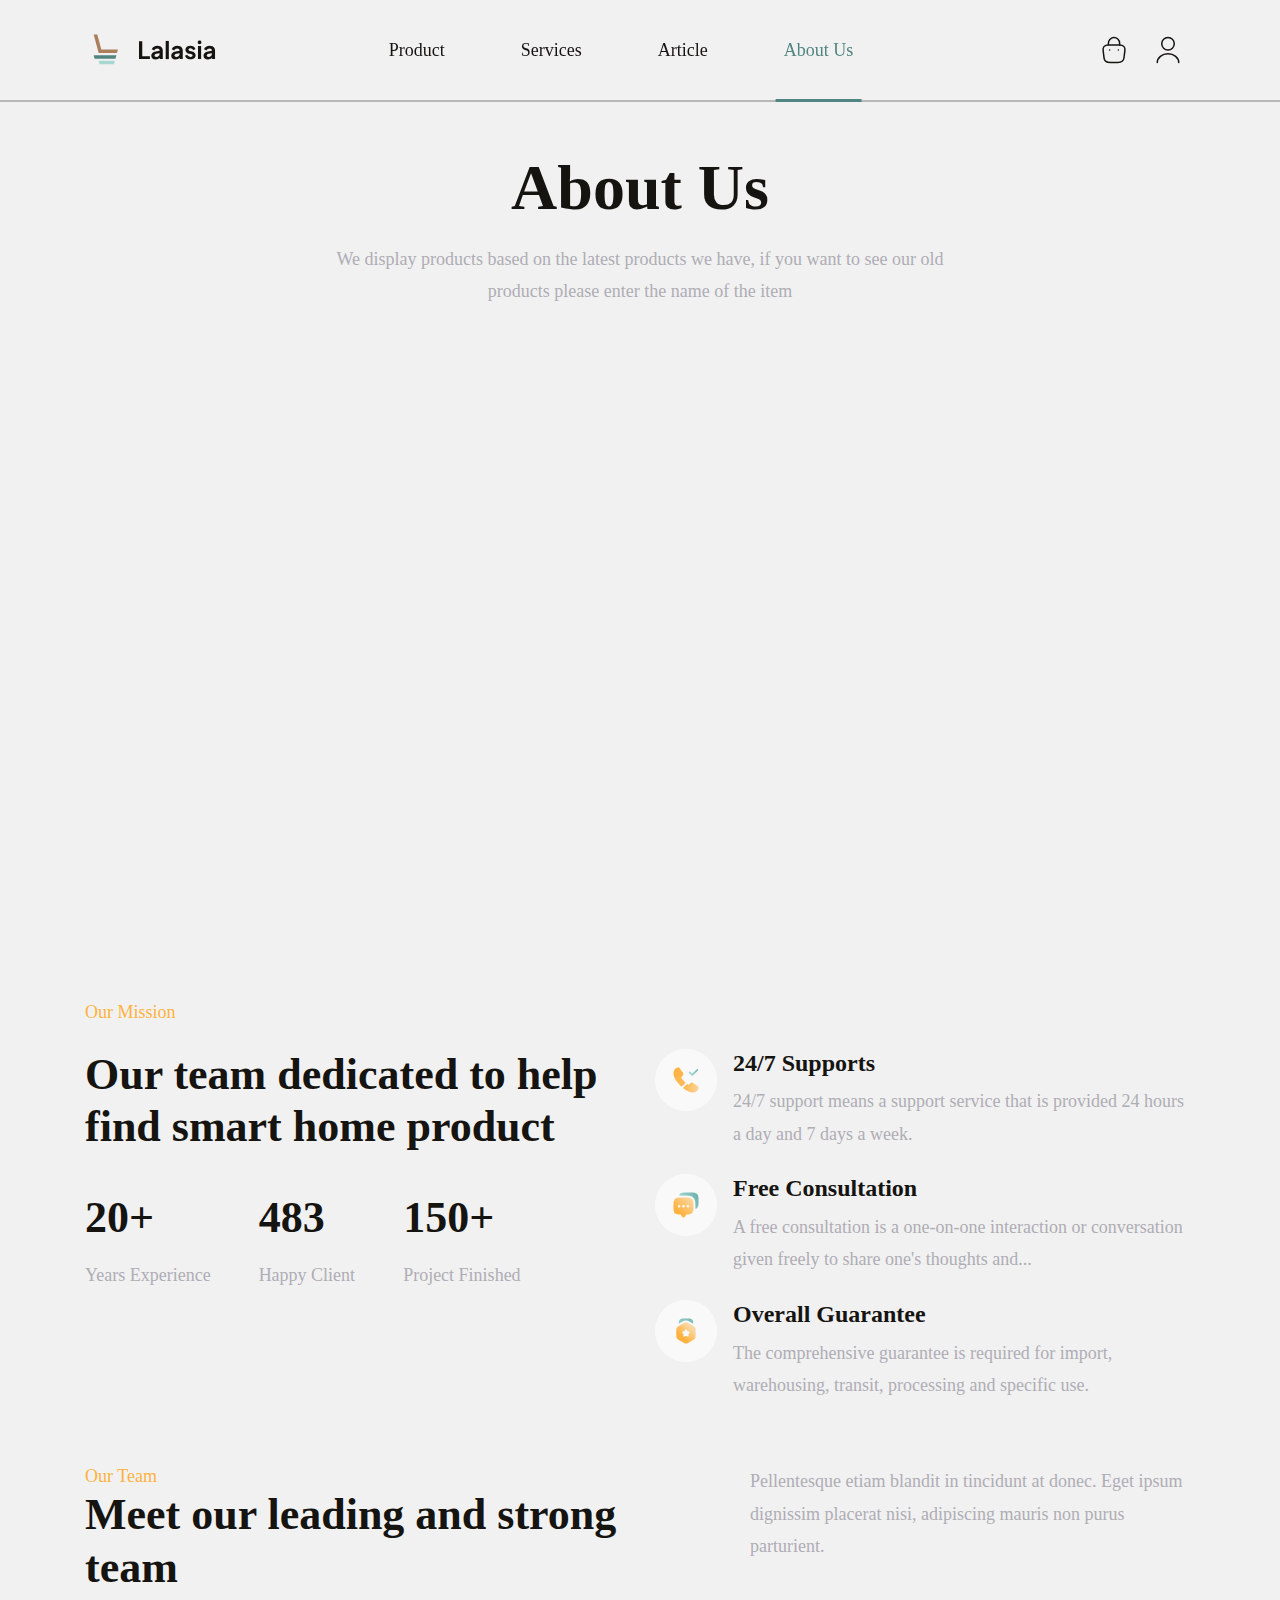
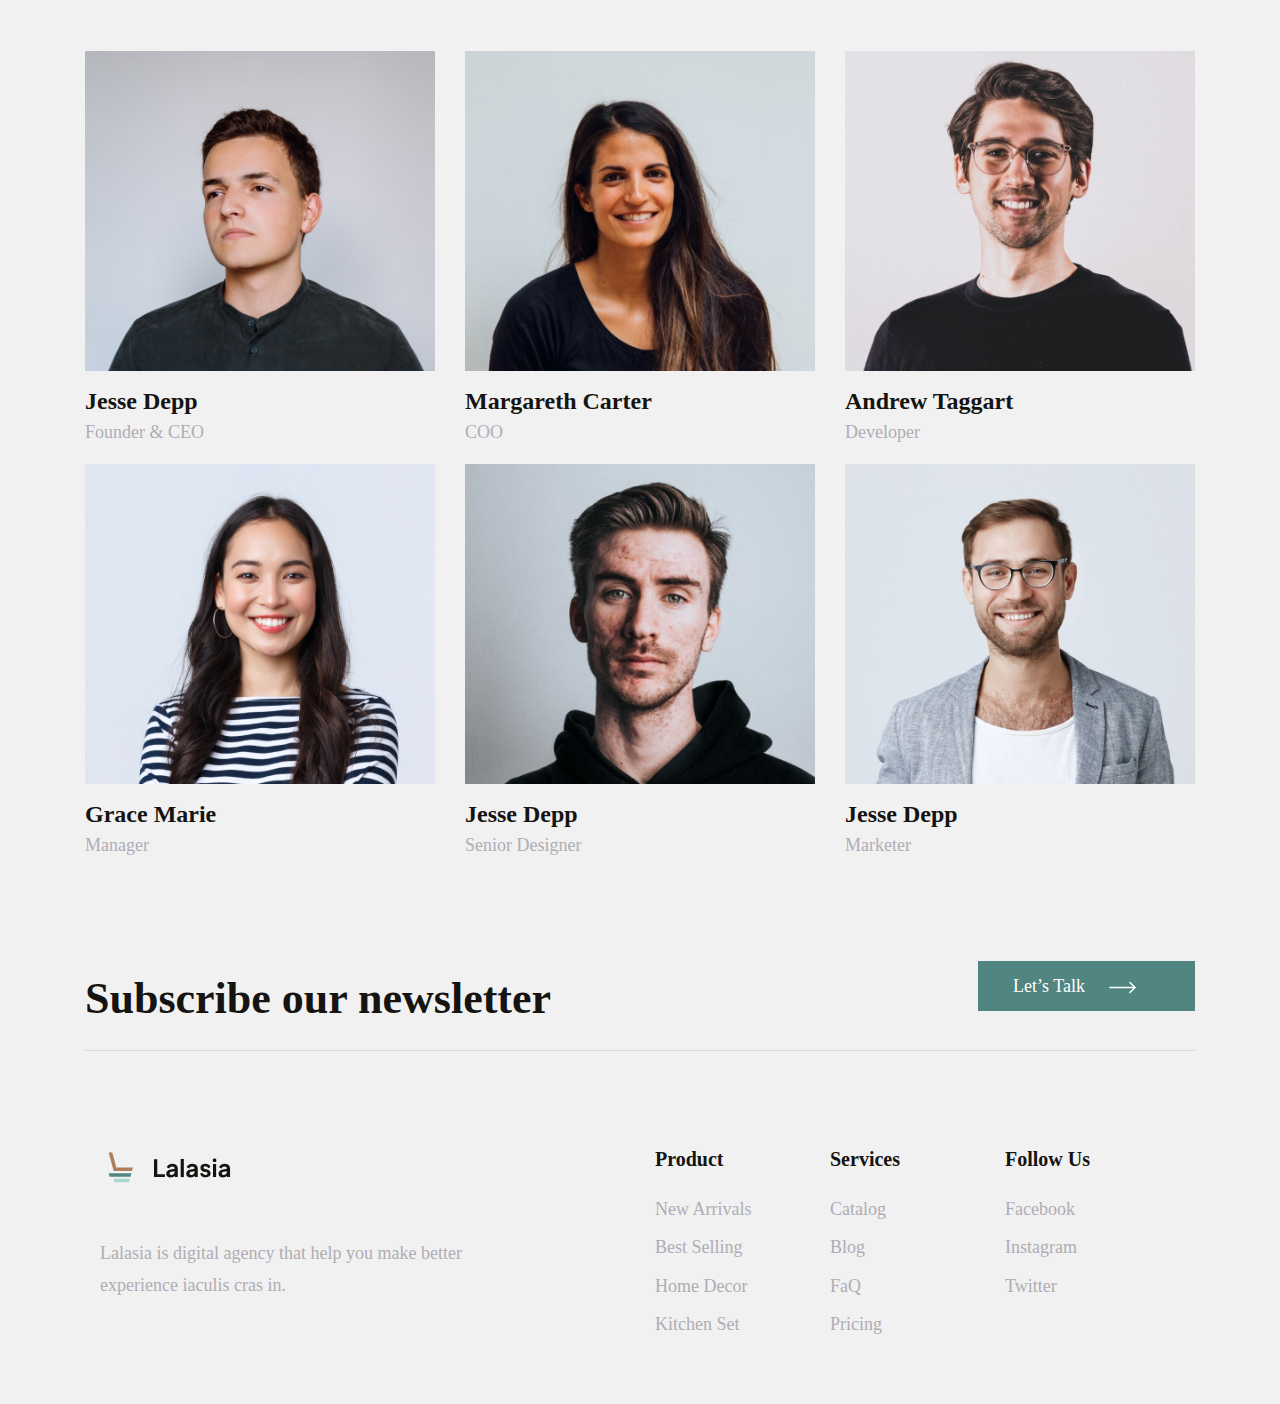
<file: about.html>
<!doctype html>
<html lang="en">

<head>
  <!-- Required meta tags -->
  <meta charset="utf-8">
  <meta name="viewport" content="width=device-width, initial-scale=1">
  <!-- EudoxusSans Font -->
  <link rel="preconnect" href="https://stijndv.com">
  <link rel="stylesheet" href="https://stijndv.com/fonts/Eudoxus-Sans.css">
  <!-- Bootstrap CSS -->
  <link rel="stylesheet" href="assests/css/vendor/bootstrap.min.css">
  <!-- Style CSS -->
  <link rel="stylesheet" href="assests/css/style.css">
  <title>About</title>
</head>

<body>

  <!-- Header Start -->
  <header class="header sticky-top">
    <nav class="navbar navbar-expand-lg navbar-light py-4">
      <div class="container">
        <a class="navbar-brand" href="index.html">
          <i><img src="assests/img/logo.svg" alt="logo"></i>
        </a>
        <button class="navbar-toggler" type="button" data-bs-toggle="collapse" data-bs-target="#navbarSupportedContent"
          aria-controls="navbarSupportedContent" aria-expanded="false" aria-label="Toggle navigation">
          <span class="navbar-toggler-icon"></span>
        </button>
        <div class="collapse navbar-collapse" id="navbarSupportedContent">
          <ul class="navbar-nav mx-auto mb-2 mb-lg-0 text-center">
            <li class="nav-item position-relative">
              <a class="nav-link" href="products.html">Product</a>
            </li>
            <li class="nav-item">
              <a class="nav-link" href="services.html">Services</a>
            </li>
            <li class="nav-item">
              <a class="nav-link" href="article.html">Article</a>
            </li>
            <li class="nav-item">
              <a class="nav-link active" href="about.html">About Us</a>
            </li>
          </ul>
          <div class="d-flex">
            <button class="btn border-0 bg-transparent me-2"><img class="img-svg" src="assests/img/icon/buy.svg"
                alt="buy"></button>
            <button class="btn border-0 bg-transparent"><img src="assests/img/icon/user.svg" alt="user"></button>
          </div>
        </div>
      </div>
    </nav>
  </header>
  <!-- Header End -->


  <!-- About Start-->
  <section>
    <div class="container">
      <div class="row justify-content-center mt-5">
        <div class="col-md-7 col-12">
          <div class="text-center justify-content-center">
            <h1>About Us</h1>
            <p class="pt-2 pb-4">We display products based on the latest products we have, if you want
              to see our old products please enter the name of the item
            </p>
          </div>
        </div>
      </div>
      <div>
        <iframe width="100%" height="550" src="https://www.youtube.com/embed/BSgPBezMA_Y" title="YouTube video player"
          frameborder="0"
          allow="accelerometer; autoplay; clipboard-write; encrypted-media; gyroscope; picture-in-picture"
          allowfullscreen></iframe>
      </div>
    </div>
  </section>
  <!-- About End -->




  <!-- Our Mission Start -->
  <section id="OurMission" class="mt-5 pt-5">
    <div class="container">
      <div>
        <span class="yellow-text">Our Mission</span>
      </div>
      <div class="row my-4">
        <div class="col-md-6">
          <div>
            <h2>Our team dedicated to help find smart home product</h2>
          </div>
          <div class="d-flex mt-5">
            <div>
              <span class="d-block fw-700 fs-44 c-151411">20+</span>
              <span class="d-block mt-4">Years Experience</span>
            </div>
            <div class="mx-5">
              <span class="d-block fw-700 fs-44 c-151411">483</span>
              <span class="d-block mt-4">Happy Client</span>
            </div>
            <div>
              <span class="d-block fw-700 fs-44 c-151411">150+</span>
              <span class="d-block mt-4">Project Finished</span>
            </div>
          </div>
        </div>
        <div class="col-md-6 OurMission-right">
          <div class="d-flex">
            <img src="assests/img/icon/phone-about.png" alt="">
            <div class="ml-3">
              <h4>24/7 Supports</h4>
              <p>24/7 support means a support service that is provided 24 hours a day and 7 days a week. </p>
            </div>
          </div>
          <div class="d-flex my-2">
            <img src="assests/img/icon/message-about.png">
            <div class="ml-3">
              <h4>Free Consultation</h4>
              <p>A free consultation is a one-on-one interaction or conversation given freely to share one's thoughts
                and...</p>
            </div>
          </div>
          <div class="d-flex">
            <img src="assests/img/icon/overall-about.png" alt="">
            <div class="ml-3">
              <h4>Overall Guarantee</h4>
              <p>The comprehensive guarantee is required for import, warehousing, transit, processing and specific use.
              </p>
            </div>
          </div>
        </div>
      </div>
    </div>
  </section>
  <!-- Our Mission End -->





  <!-- OurTeam Start -->
  <section id="OurTeam">
    <div class="container">
      <div class="row justify-content-between my-5">
        <div class="col-md-6">
          <span class="yellow-text">Our Team</span>
          <h2>Meet our leading and strong team</h2>
        </div>
        <div class="col-md-5">
          <p>Pellentesque etiam blandit in tincidunt at donec. Eget ipsum dignissim placerat nisi, adipiscing mauris non
            purus parturient.</p>
        </div>
      </div>
      <div class="row">
        <div class="col-lg-4 col-md-6">
          <img class="img-fluid w-100" src="assests/img/team/team1.png" alt="">
          <div class="mt-3">
            <a href="#">
              <h4 class="mb-0">Jesse Depp</h4>
            </a>
            <p>Founder & CEO</p>
          </div>
        </div>
        <div class="col-lg-4 col-md-6">
          <img class="img-fluid w-100" src="assests/img/team/team2.png" alt="">
          <div class="mt-3">
            <a href="#">
              <h4 class="mb-0">Margareth Carter</h4>
            </a>
            <p>COO</p>
          </div>
        </div>
        <div class="col-lg-4 col-md-6">
          <img class="img-fluid w-100" src="assests/img/team/team3.png" alt="">
          <div class="mt-3">
            <a href="#">
              <h4 class="mb-0">Andrew Taggart</h4>
            </a>
            <p>Developer</p>
          </div>
        </div>
        <div class="col-lg-4 col-md-6">
          <img class="img-fluid w-100" src="assests/img/team/team4.png" alt="">
          <div class="mt-3">
            <a href="#">
              <h4 class="mb-0">Grace Marie</h4>
            </a>
            <p>Manager</p>
          </div>
        </div>
        <div class="col-lg-4 col-md-6">
          <img class="img-fluid w-100" src="assests/img/team/team5.png" alt="">
          <div class="mt-3">
            <a href="#">
              <h4 class="mb-0">Jesse Depp</h4>
            </a>
            <p>Senior Designer</p>
          </div>
        </div>
        <div class="col-lg-4 col-md-6">
          <img class="img-fluid w-100" src="assests/img/team/team6.png" alt="">
          <div class="mt-3">
            <a href="#">
              <h4 class="mb-0">Jesse Depp</h4>
            </a>
            <p>Marketer</p>
          </div>
        </div>
      </div>
      <div class="row justify-content-between pt-5 mt-5 mb-3">
        <div class="col-lg-6">
          <h2 class="d-inline-block">Subscribe our newsletter</h2>
        </div>
        <div class="col-lg-5 d-flex justify-content-md-end">
          <div class="text-end">
            <a class="btn-learn-more text-center d-block d-md-inline text-white py-3 pe-3 ps-4" href="#">Let’s Talk<img
                class="d-inline-block px-4" src="assests/img/icon/btn-right-icon.svg"></a>
          </div>
        </div>
      </div>

    </div>
  </section>
  <!-- OurTeam End -->

  <!-- Footer  Start-->
  <footer>
    <div class="container">
      <hr>
      <div class="container my-5 pt-5">
        <div class="row gy-4">
          <div class="col-lg-6 justify-content-center">
            <div class="w-75">
              <a href="#"><img src="assests/img/logo.svg" alt="logo"></a>
              <p class="mt-5">Lalasia is digital agency that help you make better experience iaculis cras in.</p>
            </div>
          </div>
          <div class="row col-lg-6 justify-content-between">
            <div class="col-4">
              <h5>Product</h5>
              <ul class="list-unstyled mt-3 mb-0">
                <li><a href="#">New Arrivals</a></li>
                <li><a href="#">Best Selling</a></li>
                <li><a href="#">Home Decor</a></li>
                <li><a href="#">Kitchen Set</a></li>
              </ul>
            </div>
            <div class="col-4">
              <h5>Services</h5>
              <ul class="list-unstyled mt-3">
                <li><a href="#">Catalog</a></li>
                <li><a href="#">Blog</a></li>
                <li><a href="#">FaQ</a></li>
                <li><a href="#">Pricing</a></li>
              </ul>
            </div>
            <div class="col-4">
              <h5>Follow Us</h5>
              <ul class="list-unstyled mt-3">
                <li><a href="#">Facebook</a></li>
                <li><a href="#">Instagram</a></li>
                <li><a href="#">Twitter</a></li>
              </ul>
            </div>
          </div>
        </div>
      </div>
    </div>
  </footer>
  <!-- Footer End -->








  <!-- Bootstrap JS -->
  <script src="assests/js/vendor/bootstrap.bundle.min.js"></script>
  <script src="assests/js/vendor/jquery.min.js"></script>
  <script src="assests/js/vendor/popper.js"></script>




  <script src="https://code.jquery.com/jquery-3.2.1.slim.min.js"
    integrity="sha384-KJ3o2DKtIkvYIK3UENzmM7KCkRr/rE9/Qpg6aAZGJwFDMVNA/GpGFF93hXpG5KkN"
    crossorigin="anonymous"></script>
  <script src="https://cdn.jsdelivr.net/npm/popper.js@1.12.9/dist/umd/popper.min.js"
    integrity="sha384-ApNbgh9B+Y1QKtv3Rn7W3mgPxhU9K/ScQsAP7hUibX39j7fakFPskvXusvfa0b4Q"
    crossorigin="anonymous"></script>
  <script src="https://cdn.jsdelivr.net/npm/bootstrap@4.0.0/dist/js/bootstrap.min.js"
    integrity="sha384-JZR6Spejh4U02d8jOt6vLEHfe/JQGiRRSQQxSfFWpi1MquVdAyjUar5+76PVCmYl"
    crossorigin="anonymous"></script>
</body>

</html>
</file>
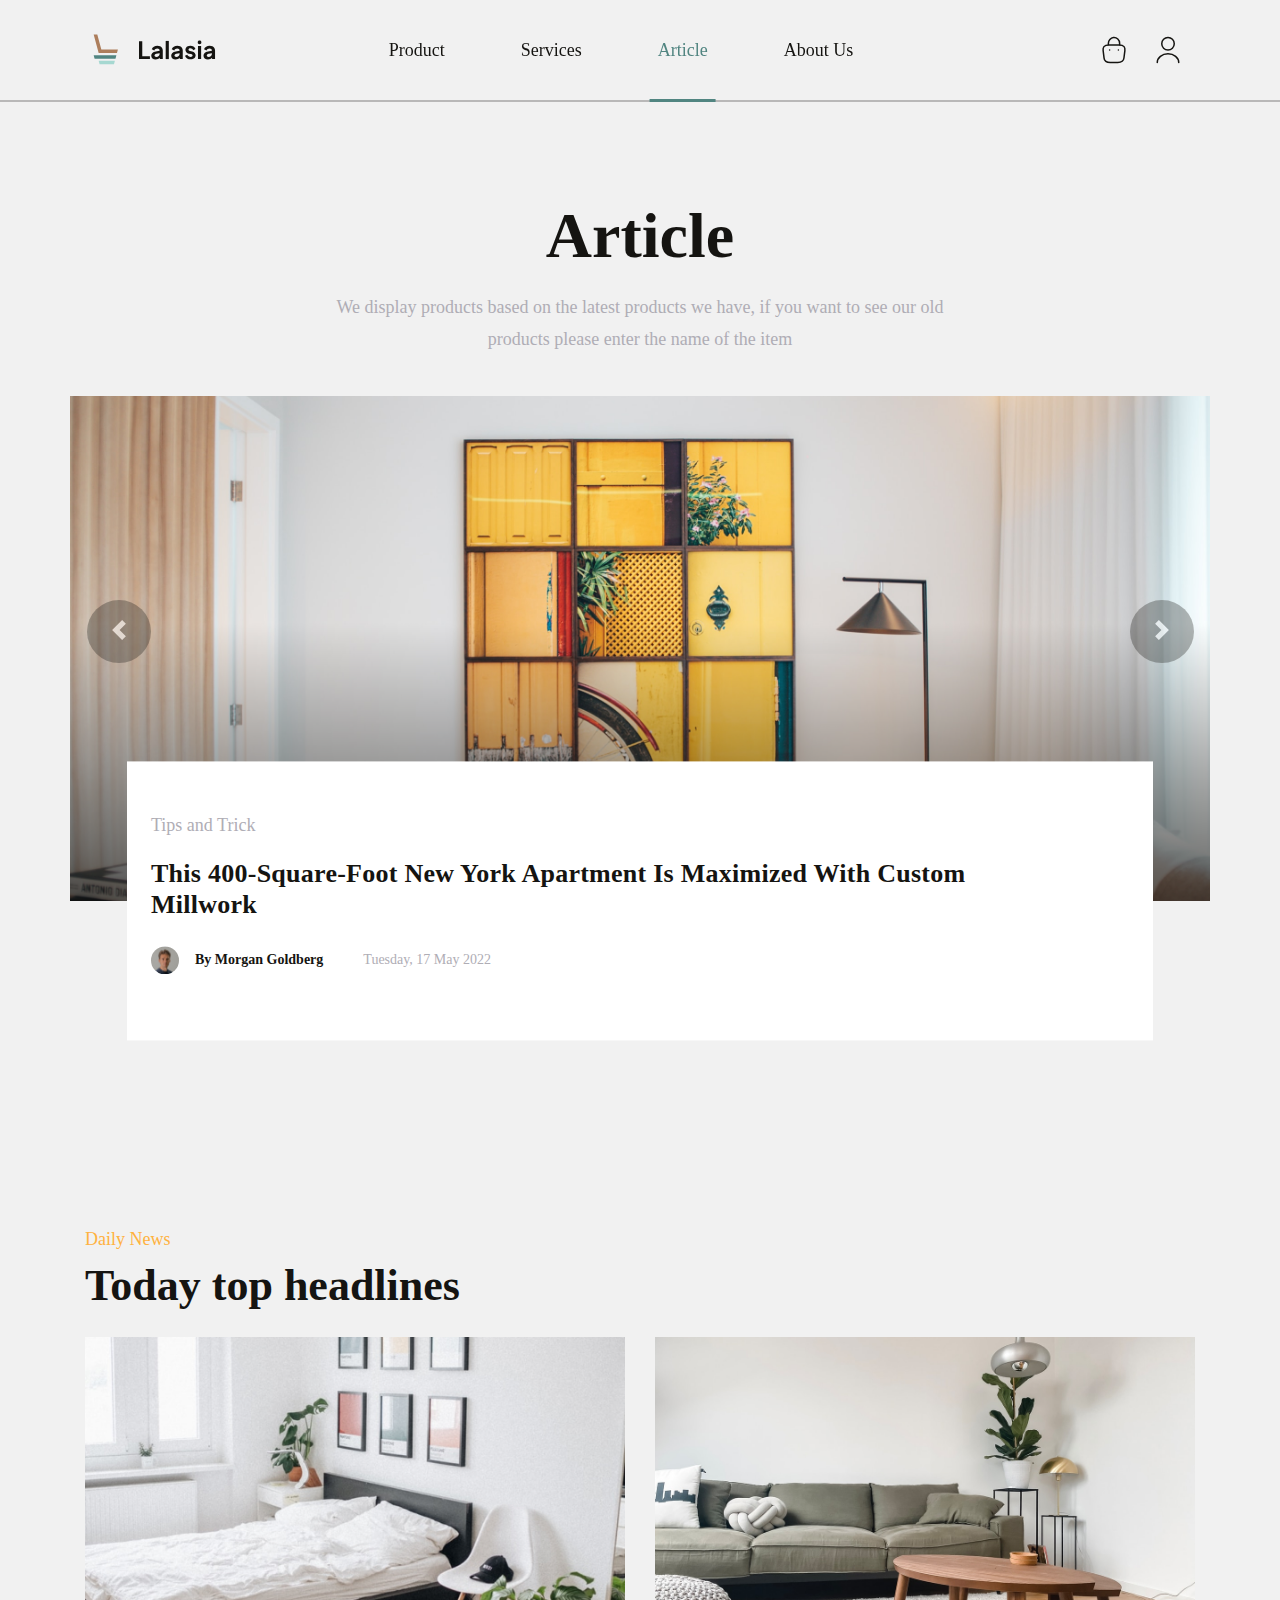
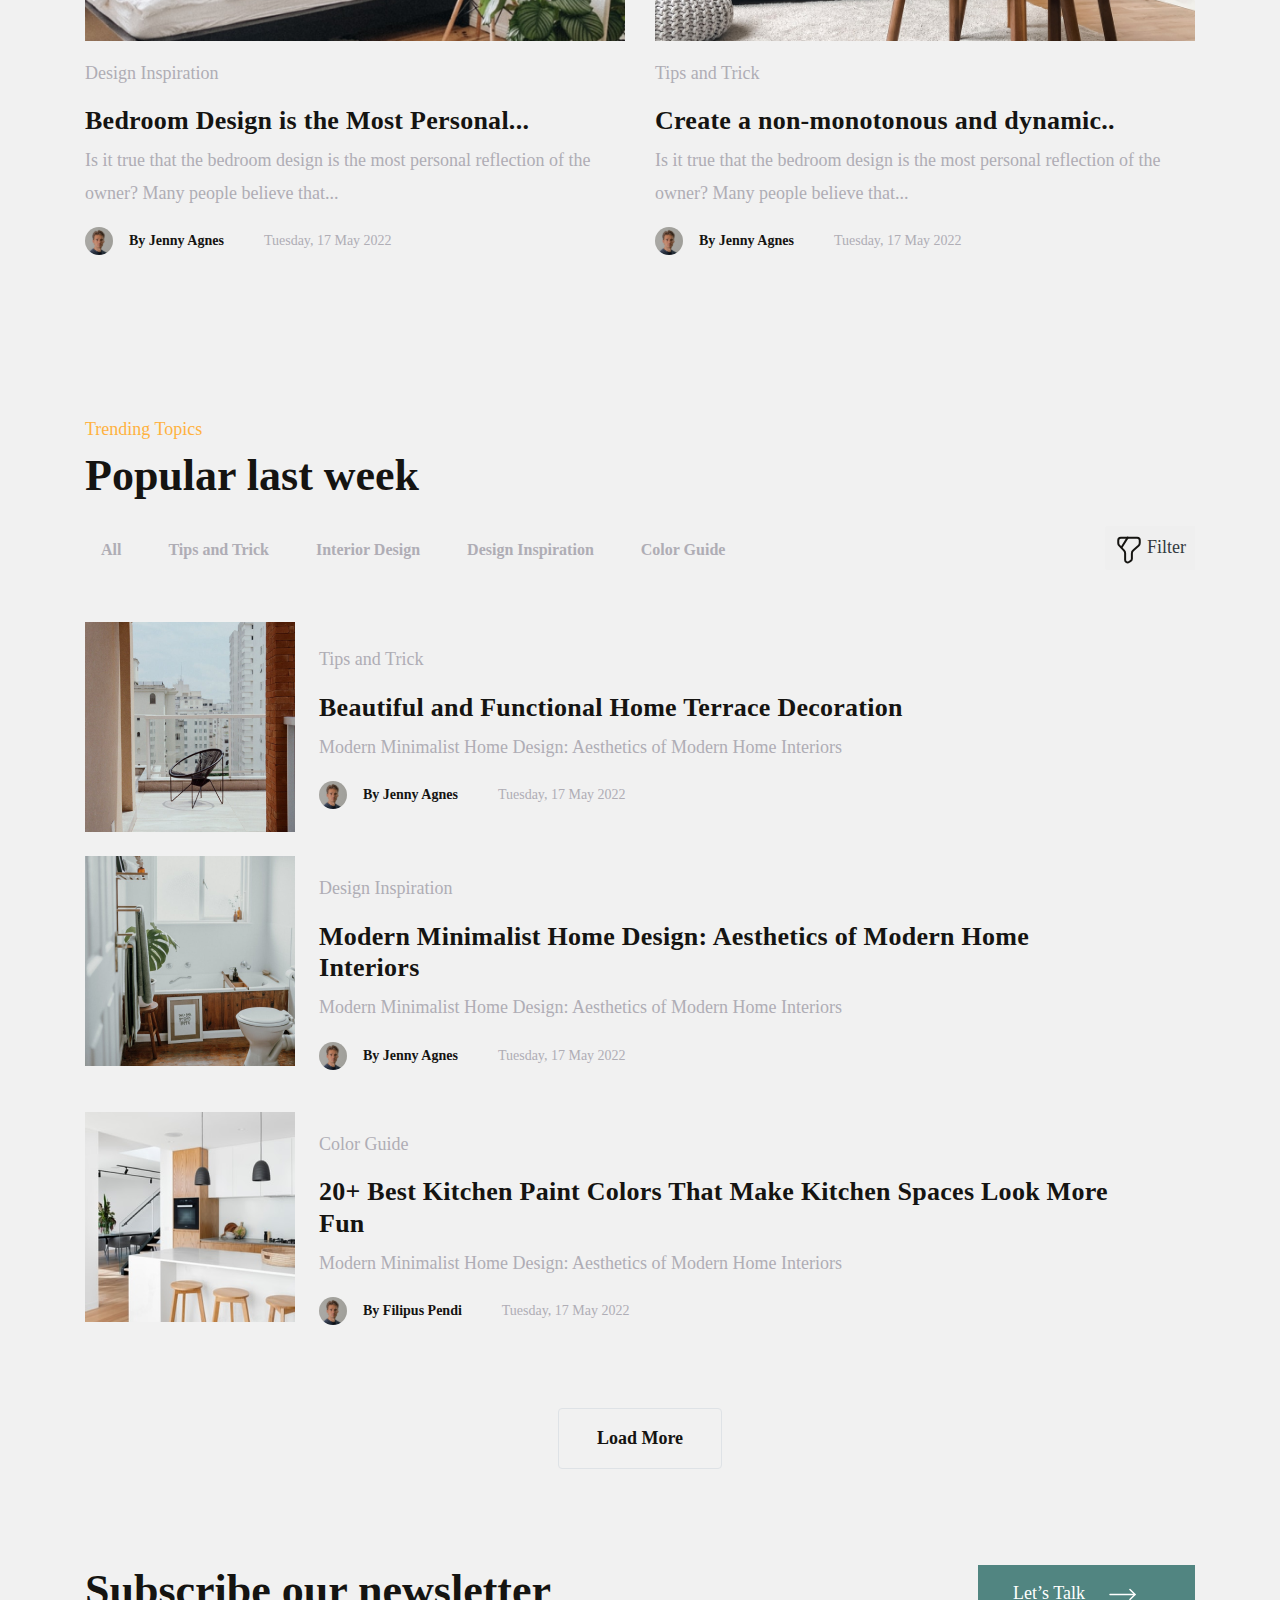
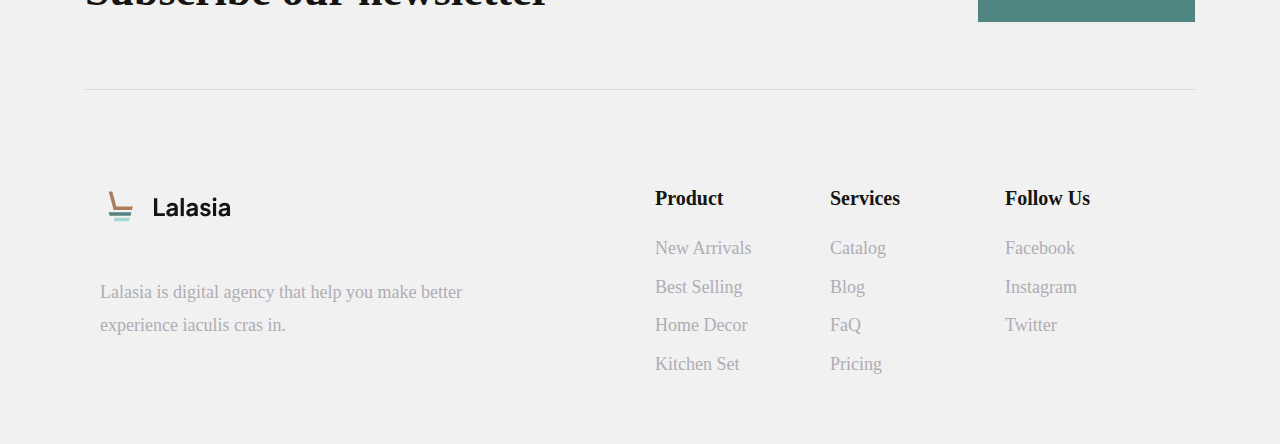
<file: article.html>
<!doctype html>
<html lang="en">

<head>
  <!-- Required meta tags -->
  <meta charset="utf-8">
  <meta name="viewport" content="width=device-width, initial-scale=1">
  <!-- EudoxusSans Font -->
  <link rel="preconnect" href="https://stijndv.com">
  <link rel="stylesheet" href="https://stijndv.com/fonts/Eudoxus-Sans.css">
  <!-- Bootstrap CSS -->
  <link rel="stylesheet" href="assests/css/vendor/bootstrap.min.css">

  <!-- Style CSS -->
  <link rel="stylesheet" href="assests/css/style.css">
  <title>Article</title>
</head>

<body>

  <!-- Header Start -->
  <header class="header sticky-top">
    <nav class="navbar navbar-expand-lg navbar-light py-4">
      <div class="container">
        <a class="navbar-brand" href="index.html">
          <i><img src="assests/img/logo.svg" alt="logo"></i>
        </a>
        <button class="navbar-toggler" type="button" data-bs-toggle="collapse" data-bs-target="#navbarSupportedContent"
          aria-controls="navbarSupportedContent" aria-expanded="false" aria-label="Toggle navigation">
          <span class="navbar-toggler-icon"></span>
        </button>
        <div class="collapse navbar-collapse" id="navbarSupportedContent">
          <ul class="navbar-nav mx-auto mb-2 mb-lg-0 text-center">
            <li class="nav-item position-relative">
              <a class="nav-link" href="products.html">Product</a>
            </li>
            <li class="nav-item">
              <a class="nav-link" href="services.html">Services</a>
            </li>
            <li class="nav-item">
              <a class="nav-link active" href="article.html">Article</a>
            </li>
            <li class="nav-item">
              <a class="nav-link" href="about.html">About Us</a>
            </li>
          </ul>
          <div class="d-flex">
            <button class="btn border-0 bg-transparent me-2"><img class="img-svg" src="assests/img/icon/buy.svg"
                alt="buy"></button>
            <button class="btn border-0 bg-transparent"><img src="assests/img/icon/user.svg" alt="user"></button>
          </div>
        </div>
      </div>
    </nav>
  </header>
  <!-- Header End -->


  <!-- Article Slader Start -->
  <section id="article" class="pt-5">
    <div class="container">
      <div class="row justify-content-center mt-5">
        <div class="col-lg-7 col-md-10 text-center">
          <h1>Article</h1>
          <p class="pt-2 pb-4">We display products based on the latest products we have, if you want
            to see our old products please enter the name of the item
          </p>
        </div>
        <!--Carousel Wrapper-->
        <div id="carousel-example-2" class="carousel slide carousel-fade" data-ride="carousel">

          <!--Slides-->
          <div class="carousel-inner position-relative" role="listbox">
            <!--Indicators-->
            <!-- <ol class="carousel-indicators position-absolute">
            <li data-target="#carousel-example-2" data-slide-to="0" class="active"></li>
            <li data-target="#carousel-example-2" data-slide-to="1"></li>
            <li data-target="#carousel-example-2" data-slide-to="2"></li>
            <li data-target="#carousel-example-2" data-slide-to="3"></li>
          </ol> -->
            <!--/.Indicators-->
            <div class="carousel-item active">
              <div class="view">
                <img class="d-inline-block w-100 img-fluid" src="assests/img/Rectangle44.png" alt="First slide">
                <div class="mask rgba-black-light"></div>
              </div>
              <div class="d-flex justify-content-center">
                <div class="text-left bg-white carousel-card">
                  <div class="py-2 py-md-5 px-2 px-md-4">
                    <div class="card-text">
                      <span class="text-white py-2">Tips and Trick</span>
                      <a href="#">
                        <h3 class="py-3">This 400-Square-Foot New York Apartment Is Maximized With Custom Millwork</h3>
                      </a>
                      <figure>
                        <div class="d-flex align-items-center">
                          <i><img src="assests/img/icon/article-carausel-user-icon.svg" alt=""></i>
                          <span class="px-3 fs-14 fw-700 c-151411">By Morgan Goldberg</span>
                          <span class="ml-4">Tuesday, 17 May 2022</span>
                        </div>
                      </figure>
                    </div>
                  </div>
                </div>
              </div>
            </div>
            <div class="carousel-item">
              <div class="view">
                <img class="d-inline-block w-100 img-fluid" src="assests/img/Rectangle44.png" alt="First slide">
                <div class="mask rgba-black-light"></div>
              </div>
              <div class="d-flex justify-content-center">
                <div class="text-left bg-white carousel-card">
                  <div class="py-2 py-md-5 px-2 px-md-4">
                    <div class="card-text">
                      <span class="text-white py-2">Tips and Trick</span>
                      <a href="#">
                        <h3 class="py-3">This 400-Square-Foot New York Apartment Is Maximized With Custom Millwork</h3>
                      </a>
                      <figure>
                        <div class="d-flex align-items-center">
                          <i><img src="assests/img/icon/article-carausel-user-icon.svg" alt=""></i>
                          <span class="px-3 fs-14 fw-700 c-151411">By Morgan Goldberg</span>
                          <span class="ml-4">Tuesday, 17 May 2022</span>
                        </div>
                      </figure>
                    </div>
                  </div>
                </div>
              </div>
            </div>
            <div class="carousel-item">
              <div class="view">
                <img class="d-inline-block w-100 img-fluid" src="assests/img/Rectangle44.png" alt="First slide">
                <div class="mask rgba-black-light"></div>
              </div>
              <div class="d-flex justify-content-center">
                <div class="text-left bg-white carousel-card">
                  <div class="py-2 py-md-5 px-2 px-md-4">
                    <div class="card-text">
                      <span class="text-white py-2">Tips and Trick</span>
                      <a href="#">
                        <h3 class="py-3">This 400-Square-Foot New York Apartment Is Maximized Wit Custom Millwork</h3>
                      </a>
                      <figure>
                        <div class="d-flex align-items-center">
                          <i><img src="assests/img/icon/article-carausel-user-icon.svg" alt=""></i>
                          <span class="px-3 fs-14 fw-700 c-151411">By Morgan Goldberg</span>
                          <span class="ml-4">Tuesday, 17 May 2022</span>
                        </div>
                      </figure>
                    </div>
                  </div>
                </div>
              </div>
            </div>
            <div class="carousel-item">
              <div class="view">
                <img class="d-inline-block w-100 img-fluid" src="assests/img/Rectangle44.png" alt="First slide">
                <div class="mask rgba-black-light"></div>
              </div>
              <div class="d-flex justify-content-center">
                <div class="text-left bg-white carousel-card">
                  <div class="py-2 py-md-5 px-2 px-md-4">
                    <div class="card-text">
                      <span class="text-white py-2">Tips and Trick</span>
                      <a href="#">
                        <h3 class="py-3">This 400-Square-Foot New York Apartment Is Maximized With Custom Millwork</h3>
                      </a>
                      <figure>
                        <div class="d-flex align-items-center">
                          <i><img src="assests/img/icon/article-carausel-user-icon.svg" alt=""></i>
                          <span class="px-3 fs-14 fw-700 c-151411">By Morgan Goldberg</span>
                          <span class="ml-4">Tuesday, 17 May 2022</span>
                        </div>
                      </figure>
                    </div>
                  </div>
                </div>
              </div>
            </div>
          </div>
          <!--/.Slides-->
          <!--Controls-->
          <div class="d-none d-lg-block">
            <a class="carousel-control-prev px-5" href="#carousel-example-2" role="button" data-slide="prev">
              <div class="p-md-3 bg-15141199">
                <span class="carousel-control-prev-icon mt-1 px-3" aria-hidden="true"></span>
              </div>
              <span class="sr-only">Previous</span>
            </a>
          </div>
          <div class="d-none d-lg-block">
            <a class="carousel-control-next px-md-5" href="#carousel-example-2" role="button" data-slide="next">
              <div class="p-md-3 bg-15141199">
                <span class="carousel-control-next-icon mt-1 px-md-3" aria-hidden="true"></span>
              </div>
              <span class="sr-only">Next</span>
            </a>
          </div>
          <!--/.Controls-->
        </div>
        <!--/.Carousel Wrapper-->
      </div>
    </div>
  </section>
  <!-- Article Slader End -->

  <!-- Article Daily-News Start -->
  <section id="Daily-News" class="mb-5 pb-5">
    <div class="container">
      <div>
        <span class="d-inline-block mt-5 yellow-text">Daily News</span>
        <div class="mt-2">
          <h2>Today top headlines</h2>
        </div>
        <div class="row justify-content-between mt-4 gy-3">
          <div class="col-md-6">
            <div>
              <img class="img-fluid" src="assests/img/Rectangle46.png" alt="">
            </div>
            <div class="card-text mt-3">
              <span class="text-white py-2">Design Inspiration</span>
              <a href="bedroom.html">
                <h3 class="pt-3">Bedroom Design is the Most Personal...</h3>
              </a>
              <p>Is it true that the bedroom design is the most personal reflection of the owner? Many people believe
                that...</p>
              <figure>
                <div class="d-flex align-items-center">
                  <i><img src="assests/img/icon/article-carausel-user-icon.svg" alt=""></i>
                  <span class="px-3 fs-14 fw-700 c-151411">By Jenny Agnes</span>
                  <span class="ml-4">Tuesday, 17 May 2022</span>
                </div>
              </figure>
            </div>
          </div>
          <div class="col-md-6">
            <div>
              <img class="img-fluid" class="" src="assests/img/Rectangle48.png" alt="">
            </div>
            <div class="card-text mt-3">
              <span class="text-white py-2">Tips and Trick</span>
              <a href="#">
                <h3 class="pt-3">Create a non-monotonous and dynamic..</h3>
              </a>
              <p>Is it true that the bedroom design is the most personal reflection of the owner? Many people believe
                that...</p>
                <figure>
                  <div class="d-flex align-items-center">
                    <i><img src="assests/img/icon/article-carausel-user-icon.svg" alt=""></i>
                    <span class="px-3 fs-14 fw-700 c-151411">By Jenny Agnes</span>
                    <span class="ml-4">Tuesday, 17 May 2022</span>
                  </div>
                </figure>
            </div>
          </div>
        </div>
      </div>
  </section>
  <!-- Article Daily-News End -->


  <!-- Trending-Topics Start -->
  <section id="Trending-Topics" class="my-5">
    <div class="container">
      <span class="d-inline-block mt-5 yellow-text">Trending Topics</span>
      <div class="mt-2 mb-4">
        <h2>Popular last week</h2>
      </div>
      <div class="d-flex justify-content-between mb-5">
        <div id="myBtnContainer" class="d-flex scrollmenu">
          <button class="btn btn-outline-none" onclick="filterSelection('all')"> All</button>
          <button class="btn btn-outline-none" onclick="filterSelection('TipsandTrick')"> Tips and Trick</button>
          <button class="btn btn-outline-none" onclick="filterSelection('animals')"> Interior Design</button>
          <button class="btn btn-outline-none" onclick="filterSelection('DesignInspiration')"> Design
            Inspiration</button>
          <button class="btn btn-outline-none" onclick="filterSelection('ColorGuide')"> Color Guide</button>
        </div>
        <div class="btn-group btn-filter d-none d-lg-block">
          <button class="btn btn-white btn-sm raunded" type="button" data-bs-toggle="dropdown" aria-expanded="false">
            <img src="assests/img/icon/filter.svg" alt="filter">
            <span class="text-dark">Filter</span>
          </button>
          <ul class="dropdown-menu">
            <li><a id="myInput" class="dropdown-item" href="#">Chair</a></li>
            <li><a class="dropdown-item" href="#">Cupboard action</a></li>
            <li><a class="dropdown-item" href="#">Table</a></li>
            <li><a class="dropdown-item" href="#">Decoration</a></li>
          </ul>
        </div>
      </div>
      <div class="filterDiv TipsandTrick">
        <div class="d-flex">
          <div class="w-25">
            <img class="img-fluid w-100" src="assests/img/Rectangle45.png" alt="">
          </div>
          <div class="w-75 d-flex align-items-md-center">
            <div class="card-text mt-md-3 ml-4">
              <span class="text-white py-2">Tips and Trick</span>
              <a href="#">
                <h3 class="pt-md-3">Beautiful and Functional Home Terrace Decoration</h3>
              </a>
              <p class="">Modern Minimalist Home Design: Aesthetics of Modern Home Interiors</p>
              <figure>
                <div class="d-flex align-items-center">
                  <i><img src="assests/img/icon/article-carausel-user-icon.svg" alt=""></i>
                  <span class="px-3 fs-14 fw-700 c-151411">By Jenny Agnes</span>
                  <span class="ml-4">Tuesday, 17 May 2022</span>
                </div>
              </figure>
            </div>
          </div>
        </div>
      </div>
      <div class="filterDiv DesignInspiration my-4">
        <div class="d-flex">
          <div class="w-25">
            <img class="img-fluid w-100" src="assests/img/Rectangle51.png" alt="">
          </div>
          <div class="w-75 d-flex align-items-md-center">
            <div class="card-text mt-md-3 ml-4">
              <span class="text-white py-md-2">Design Inspiration</span>
              <a href="#">
                <h3 class="pt-md-3">Modern Minimalist Home Design: Aesthetics of Modern Home Interiors</h3>
              </a>
              <p>Modern Minimalist Home Design: Aesthetics of Modern Home Interiors</p>
              <figure>
                <div class="d-flex align-items-center">
                  <i><img src="assests/img/icon/article-carausel-user-icon.svg" alt=""></i>
                  <span class="px-3 fs-14 fw-700 c-151411">By Jenny Agnes</span>
                  <span class="ml-4">Tuesday, 17 May 2022</span>
                </div>
              </figure>
            </div>
          </div>
        </div>
      </div>


      <div class="filterDiv ColorGuide">
        <div class="d-flex">
          <div class="w-25">
            <img class="img-fluid w-100" src="assests/img/Rectangle55.png" alt="">
          </div>
          <div class="w-75 d-flex align-items-md-center">
            <div class="card-text mt-md-3 ml-4">
              <span class="text-white py-md-2">Color Guide</span>
              <a href="#">
                <h3 class="pt-md-3">20+ Best Kitchen Paint Colors That Make Kitchen Spaces Look More Fun</h3>
              </a>
              <p>Modern Minimalist Home Design: Aesthetics of Modern Home Interiors</p>
              <figure>
                <div class="d-flex align-items-center">
                  <i><img src="assests/img/icon/article-carausel-user-icon.svg" alt=""></i>
                  <span class="px-3 fs-14 fw-700 c-151411">By Filipus Pendi</span>
                  <span class="ml-4">Tuesday, 17 May 2022</span>
                </div>
              </figure>
            </div>
          </div>
        </div>
      </div>

      <div class="text-center mt-5 pt-3">
        <a class="btn border load-more">Load More</a>
      </div>
      <div class="row justify-content-between pt-5 mt-5 mb-3">
        <div class="col-lg-6">
          <h2 class="d-inline-block">Subscribe our newsletter</h2>
        </div>
        <div class="col-lg-5 d-flex justify-content-md-end">
          <div class="text-end">
            <a class="btn-learn-more text-center d-block d-md-inline-block text-white py-3 pe-3 ps-4" href="#">Let’s Talk<img
                class="d-inline-block px-4" src="assests/img/icon/btn-right-icon.svg"></a>
          </div>
        </div>
      </div>

    </div>
  </section>
  <!-- Trending-Topics End -->


  <!-- Footer  Start-->
  <footer>
    <div class="container">
      <hr>
      <div class="container my-5 pt-5">
        <div class="row gy-4">
          <div class="col-lg-6 justify-content-center">
            <div class="w-75">
              <a href="#"><img src="assests/img/logo.svg" alt="logo"></a>
              <p class="mt-5">Lalasia is digital agency that help you make better experience iaculis cras in.</p>
            </div>
          </div>
          <div class="row col-lg-6 justify-content-between">
            <div class="col-4">
              <h5>Product</h5>
              <ul class="list-unstyled mt-3 mb-0">
                <li><a href="#">New Arrivals</a></li>
                <li><a href="#">Best Selling</a></li>
                <li><a href="#">Home Decor</a></li>
                <li><a href="#">Kitchen Set</a></li>
              </ul>
            </div>
            <div class="col-4">
              <h5>Services</h5>
              <ul class="list-unstyled mt-3">
                <li><a href="#">Catalog</a></li>
                <li><a href="#">Blog</a></li>
                <li><a href="#">FaQ</a></li>
                <li><a href="#">Pricing</a></li>
              </ul>
            </div>
            <div class="col-4">
              <h5>Follow Us</h5>
              <ul class="list-unstyled mt-3">
                <li><a href="#">Facebook</a></li>
                <li><a href="#">Instagram</a></li>
                <li><a href="#">Twitter</a></li>
              </ul>
            </div>
          </div>
        </div>
      </div>
    </div>
  </footer>
  <!-- Footer End -->

  <!-- Bootstrap JS -->
  <script src="assests/js/vendor/bootstrap.bundle.min.js"></script>
  <script src="assests/js/vendor/jquery.min.js"></script>
  <script src="assests/js/vendor/popper.js"></script>




  <script src="https://code.jquery.com/jquery-3.2.1.slim.min.js"
    integrity="sha384-KJ3o2DKtIkvYIK3UENzmM7KCkRr/rE9/Qpg6aAZGJwFDMVNA/GpGFF93hXpG5KkN"
    crossorigin="anonymous"></script>
  <script src="https://cdn.jsdelivr.net/npm/popper.js@1.12.9/dist/umd/popper.min.js"
    integrity="sha384-ApNbgh9B+Y1QKtv3Rn7W3mgPxhU9K/ScQsAP7hUibX39j7fakFPskvXusvfa0b4Q"
    crossorigin="anonymous"></script>
  <script src="https://cdn.jsdelivr.net/npm/bootstrap@4.0.0/dist/js/bootstrap.min.js"
    integrity="sha384-JZR6Spejh4U02d8jOt6vLEHfe/JQGiRRSQQxSfFWpi1MquVdAyjUar5+76PVCmYl"
    crossorigin="anonymous"></script>








  <!-- Filter Button -->
  <script>
    filterSelection("all")
    function filterSelection(c) {
      var x, i;
      x = document.getElementsByClassName("filterDiv");
      if (c == "all") c = "";
      for (i = 0; i < x.length; i++) {
        w3RemoveClass(x[i], "show");
        if (x[i].className.indexOf(c) > -1) w3AddClass(x[i], "show");
      }
    }

    function w3AddClass(element, name) {
      var i, arr1, arr2;
      arr1 = element.className.split(" ");
      arr2 = name.split(" ");
      for (i = 0; i < arr2.length; i++) {
        if (arr1.indexOf(arr2[i]) == -1) { element.className += " " + arr2[i]; }
      }
    }

    function w3RemoveClass(element, name) {
      var i, arr1, arr2;
      arr1 = element.className.split(" ");
      arr2 = name.split(" ");
      for (i = 0; i < arr2.length; i++) {
        while (arr1.indexOf(arr2[i]) > -1) {
          arr1.splice(arr1.indexOf(arr2[i]), 1);
        }
      }
      element.className = arr1.join(" ");
    }

    // Add active class to the current button (highlight it)
    var btnContainer = document.getElementById("myBtnContainer");
    var btns = btnContainer.getElementsByClassName("btn");
    for (var i = 0; i < btns.length; i++) {
      btns[i].addEventListener("click", function () {
        var current = document.getElementsByClassName("active");
        current[0].className = current[0].className.replace(" active", "");
        this.className += " active";
      });
    }
  </script>
</body>

</html>
</file>
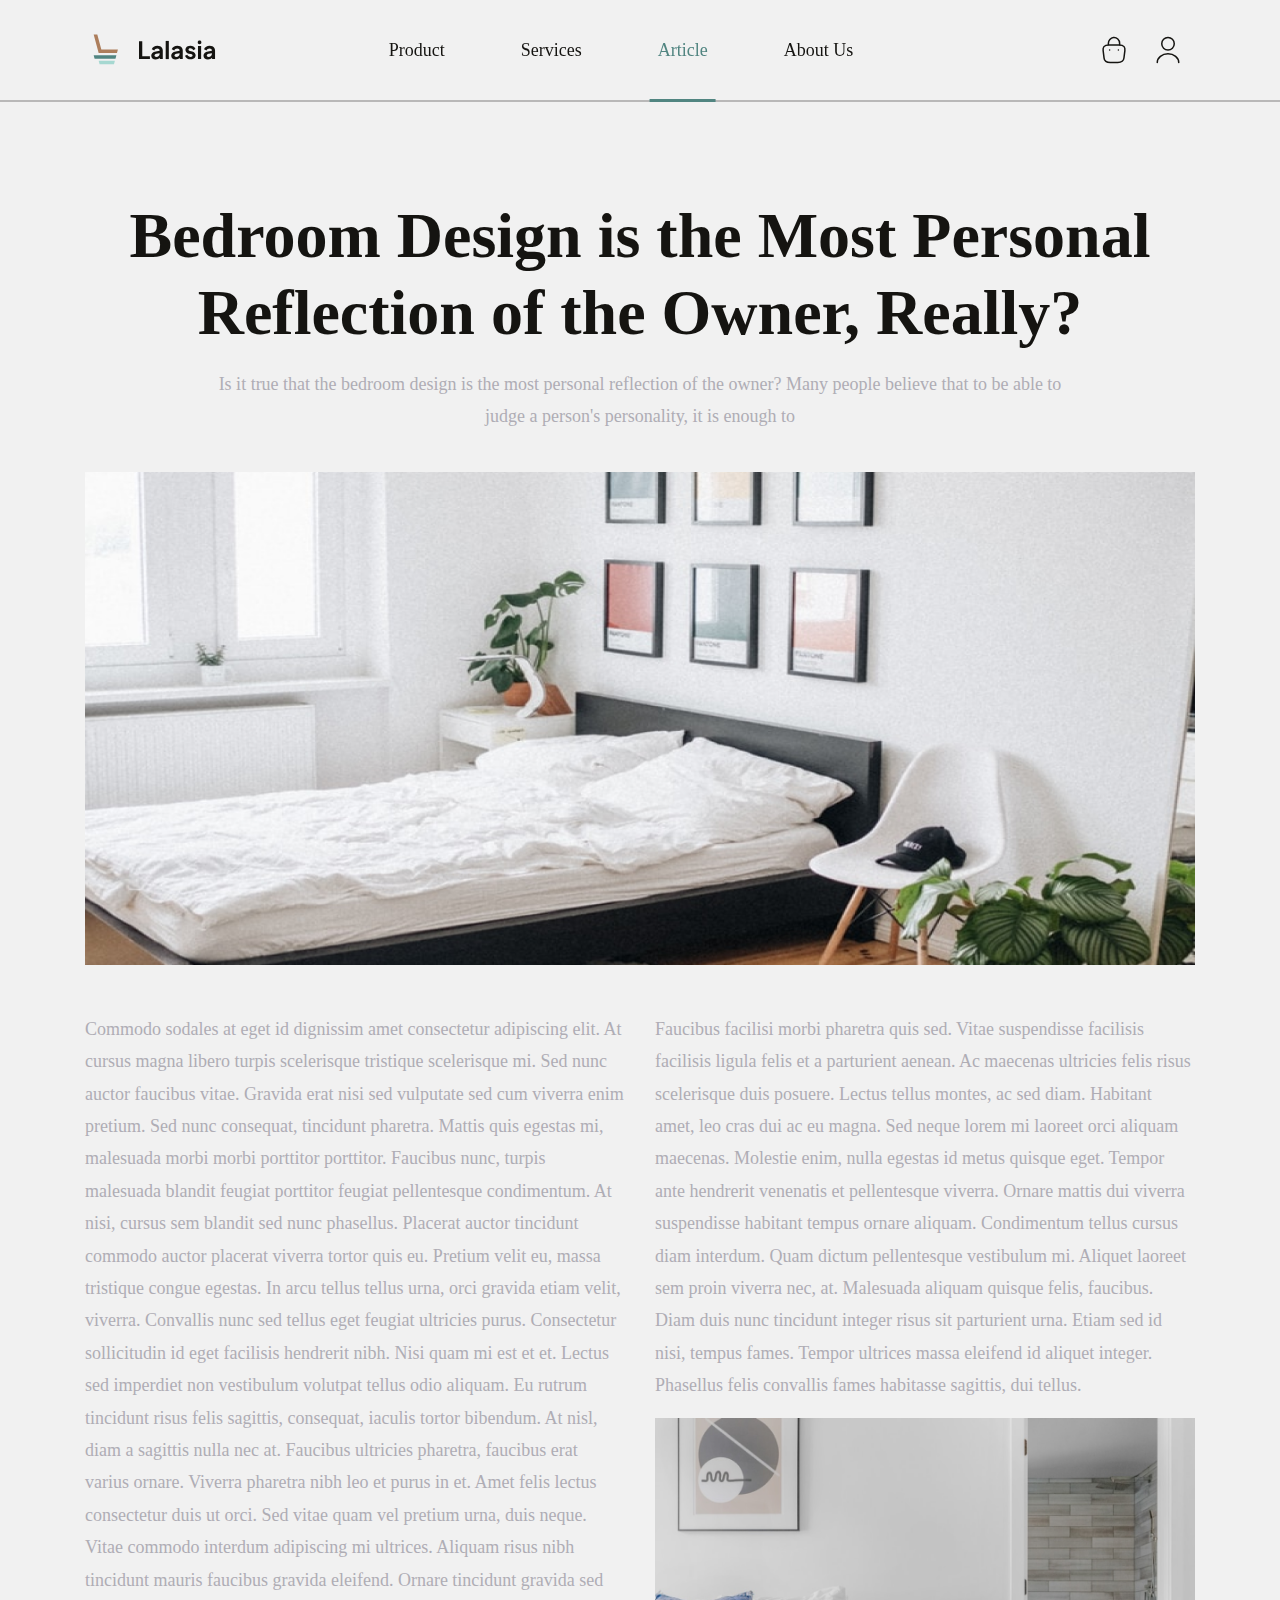
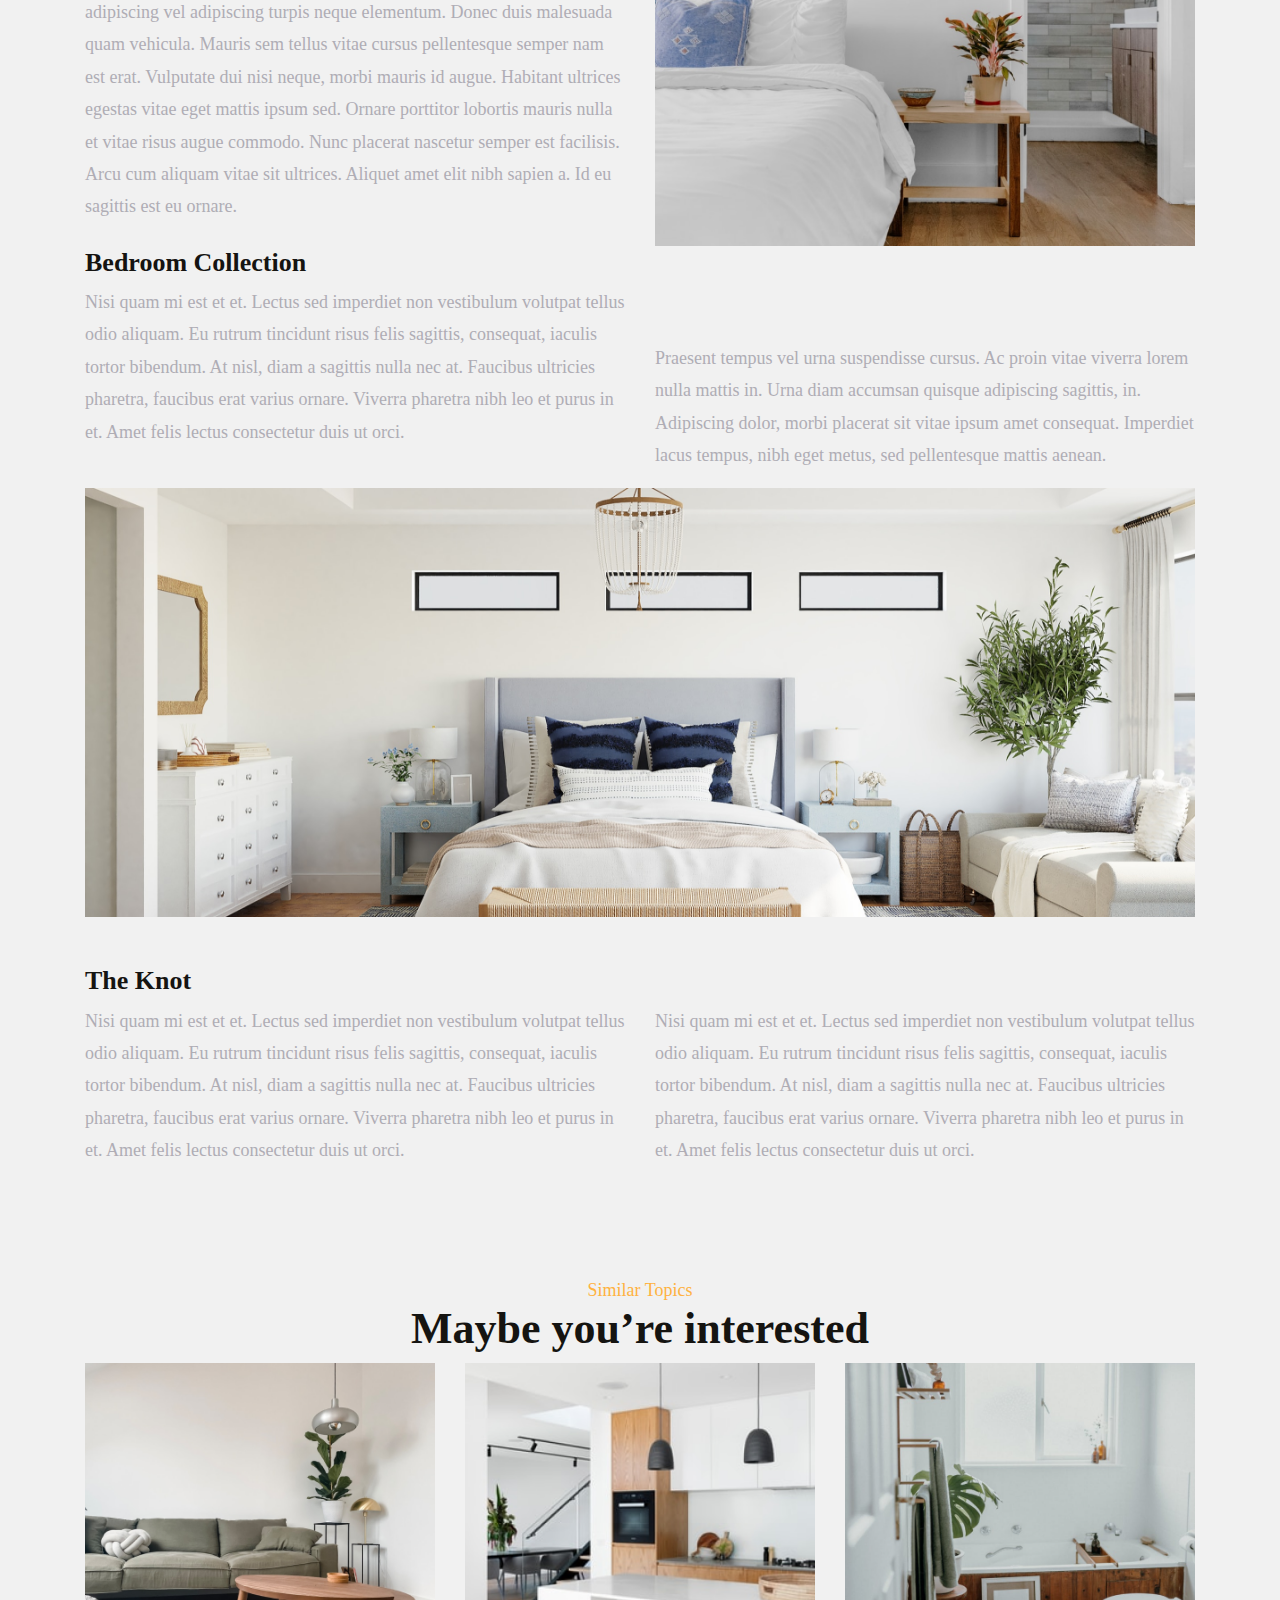
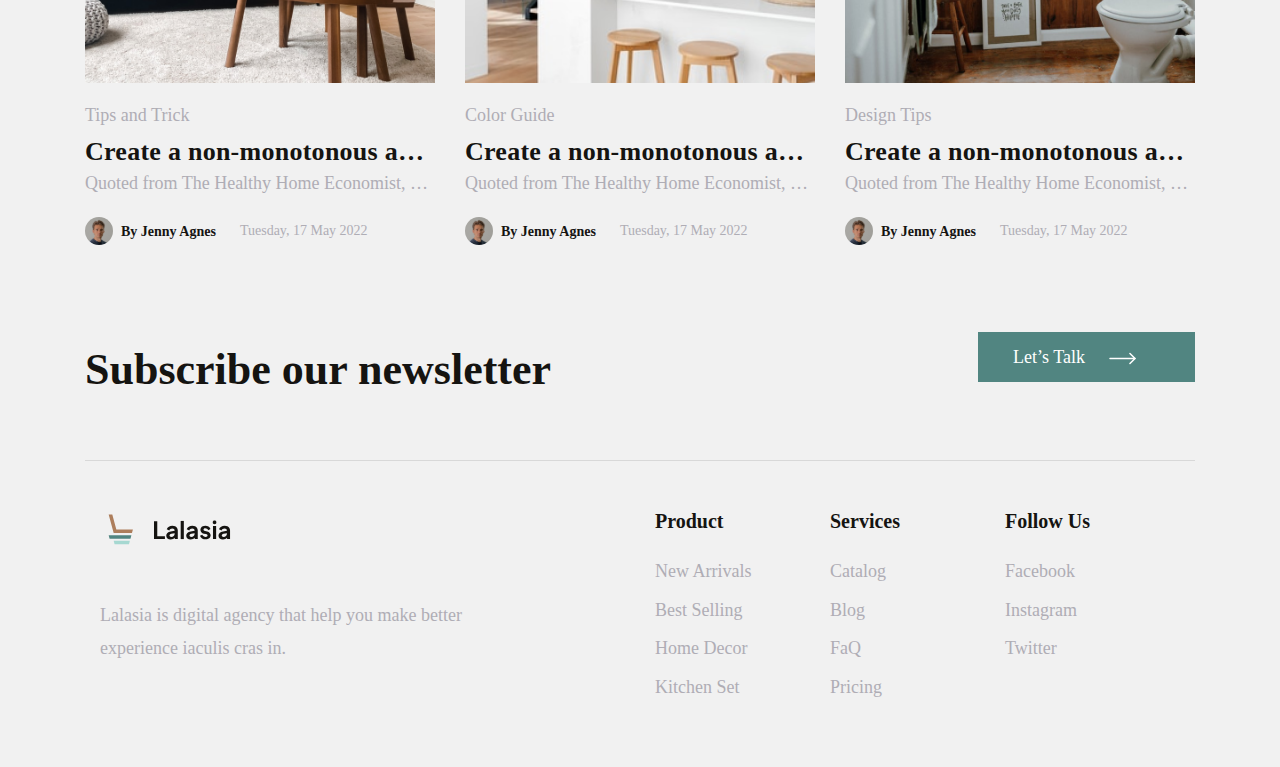
<file: bedroom.html>
<!doctype html>
<html lang="en">

<head>
  <!-- Required meta tags -->
  <meta charset="utf-8">
  <meta name="viewport" content="width=device-width, initial-scale=1">
  <!-- EudoxusSans Font -->
  <link rel="preconnect" href="https://stijndv.com">
  <link rel="stylesheet" href="https://stijndv.com/fonts/Eudoxus-Sans.css">
  <!-- Bootstrap CSS -->
  <link rel="stylesheet" href="assests/css/vendor/bootstrap.min.css">

  <!-- Style CSS -->
  <link rel="stylesheet" href="assests/css/style.css">

  <title>Bedroom - Bedroom</title>
</head>

<body>

  <!-- Header Start -->
  <header class="header sticky-top">
    <nav class="navbar navbar-expand-lg navbar-light py-4">
      <div class="container">
        <a class="navbar-brand" href="index.html">
          <i><img src="assests/img/logo.svg" alt="logo"></i>
        </a>
        <button class="navbar-toggler" type="button" data-bs-toggle="collapse" data-bs-target="#navbarSupportedContent"
          aria-controls="navbarSupportedContent" aria-expanded="false" aria-label="Toggle navigation">
          <span class="navbar-toggler-icon"></span>
        </button>
        <div class="collapse navbar-collapse" id="navbarSupportedContent">
          <ul class="navbar-nav mx-auto mb-2 mb-lg-0 text-center">
            <li class="nav-item position-relative">
              <a class="nav-link" href="products.html">Product</a>
            </li>
            <li class="nav-item">
              <a class="nav-link" href="services.html">Services</a>
            </li>
            <li class="nav-item">
              <a class="nav-link active" href="article.html">Article</a>
            </li>
            <li class="nav-item">
              <a class="nav-link" href="about.html">About Us</a>
            </li>
          </ul>
          <div class="d-flex">
            <button class="btn border-0 bg-transparent me-2"><img class="img-svg" src="assests/img/icon/buy.svg"
                alt="buy"></button>
            <button class="btn border-0 bg-transparent"><img src="assests/img/icon/user.svg" alt="user"></button>
          </div>
        </div>
      </div>
    </nav>
  </header>
  <!-- Header End -->


  <!-- Bedroom Start -->
  <section id="bedroom" class="pt-5">
    <div class="container">
      <div class="row justify-content-center mt-5">
        <div class="text-center justify-content-center">
          <h1>Bedroom Design is the Most Personal
            Reflection of the Owner, Really?</h1>
          <p class="d-inline-block pt-2 pb-4 w-75">Is it true that the bedroom design is the most personal reflection of
            the
            owner? Many
            people believe that to be able to judge a person's personality, it is enough to
          </p>
        </div>
      </div>
      <div>
        <img class="img-fluid" src="assests/img/Rectangle60.png" alt="">
      </div>
      <div class="row mt-5">
        <div class="col-md-6">
          <div>
            <p>Commodo sodales at eget id dignissim amet consectetur adipiscing elit. At cursus magna libero turpis
              scelerisque tristique scelerisque mi. Sed nunc auctor faucibus vitae. Gravida erat nisi sed vulputate sed
              cum viverra enim pretium. Sed nunc consequat, tincidunt pharetra. Mattis quis egestas mi, malesuada morbi
              morbi porttitor porttitor. Faucibus nunc, turpis malesuada blandit feugiat porttitor feugiat pellentesque
              condimentum. At nisi, cursus sem blandit sed nunc phasellus. Placerat auctor tincidunt commodo auctor
              placerat viverra tortor quis eu. Pretium velit eu, massa tristique congue egestas. In arcu tellus tellus
              urna, orci gravida etiam velit, viverra. Convallis nunc sed tellus eget feugiat ultricies purus.
              Consectetur sollicitudin id eget facilisis hendrerit nibh.

              Nisi quam mi est et et. Lectus sed imperdiet non vestibulum volutpat tellus odio aliquam. Eu rutrum
              tincidunt risus felis sagittis, consequat, iaculis tortor bibendum. At nisl, diam a sagittis nulla nec at.
              Faucibus ultricies pharetra, faucibus erat varius ornare. Viverra pharetra nibh leo et purus in et. Amet
              felis lectus consectetur duis ut orci. Sed vitae quam vel pretium urna, duis neque. Vitae commodo interdum
              adipiscing mi ultrices. Aliquam risus nibh tincidunt mauris faucibus gravida eleifend.
              Ornare tincidunt gravida sed adipiscing vel adipiscing turpis neque elementum. Donec duis malesuada quam
              vehicula. Mauris sem tellus vitae cursus pellentesque semper nam est erat. Vulputate dui nisi neque, morbi
              mauris id augue. Habitant ultrices egestas vitae eget mattis ipsum sed. Ornare porttitor lobortis mauris
              nulla et vitae risus augue commodo. Nunc placerat nascetur semper est facilisis. Arcu cum aliquam vitae
              sit ultrices. Aliquet amet elit nibh sapien a. Id eu sagittis est eu ornare.</p>
          </div>
          <h3 class="mt-4 mb-2">Bedroom Collection</h3>
          <p>Nisi quam mi est et et. Lectus sed imperdiet non vestibulum volutpat tellus odio aliquam. Eu rutrum
            tincidunt risus felis sagittis, consequat, iaculis tortor bibendum. At nisl, diam a sagittis nulla nec at.
            Faucibus ultricies pharetra, faucibus erat varius ornare. Viverra pharetra nibh leo et purus in et. Amet
            felis lectus consectetur duis ut orci.</p>
        </div>
        <div class="col-md-6">
          <div>
            <p>Faucibus facilisi morbi pharetra quis sed. Vitae suspendisse facilisis facilisis ligula felis et a
              parturient aenean. Ac maecenas ultricies felis risus scelerisque duis posuere. Lectus tellus montes, ac
              sed diam. Habitant amet, leo cras dui ac eu magna.
              Sed neque lorem mi laoreet orci aliquam maecenas. Molestie enim, nulla egestas id metus quisque eget.
              Tempor ante hendrerit venenatis et pellentesque viverra. Ornare mattis dui viverra suspendisse habitant
              tempus ornare aliquam. Condimentum tellus cursus diam interdum. Quam dictum pellentesque vestibulum mi.
              Aliquet laoreet sem proin viverra nec, at. Malesuada aliquam quisque felis, faucibus. Diam duis nunc
              tincidunt integer risus sit parturient urna. Etiam sed id nisi, tempus fames. Tempor ultrices massa
              eleifend id aliquet integer. Phasellus felis convallis fames habitasse sagittis, dui tellus.</p>
          </div>
          <div>
            <img class="img-fluid" src="assests/img/Rectangle58.png" alt="">
          </div>
          <div class="mt-5 pt-5">
            <p>Praesent tempus vel urna suspendisse cursus. Ac proin vitae viverra lorem nulla mattis in. Urna diam
              accumsan quisque adipiscing sagittis, in. Adipiscing dolor, morbi placerat sit vitae ipsum amet consequat.
              Imperdiet lacus tempus, nibh eget metus, sed pellentesque mattis aenean.</p>
          </div>
        </div>
      </div>
      <div>
        <div>
          <img class="img-fluid" src="assests/img/Rectangle61.png" alt="">
        </div>
        <h3 class="mt-5">The Knot</h3>
        <div class="row">
          <div class="col-md-6">
            <p>Nisi quam mi est et et. Lectus sed imperdiet non vestibulum volutpat tellus odio aliquam. Eu rutrum
              tincidunt risus felis sagittis, consequat, iaculis tortor bibendum. At nisl, diam a sagittis nulla nec at.
              Faucibus ultricies pharetra, faucibus erat varius ornare. Viverra pharetra nibh leo et purus in et. Amet
              felis lectus consectetur duis ut orci.</p>
          </div>
          <div class="col-md-6">
            <div>
              <p>Nisi quam mi est et et. Lectus sed imperdiet non vestibulum volutpat tellus odio aliquam. Eu rutrum
                tincidunt risus felis sagittis, consequat, iaculis tortor bibendum. At nisl, diam a sagittis nulla nec
                at. Faucibus ultricies pharetra, faucibus erat varius ornare. Viverra pharetra nibh leo et purus in et.
                Amet felis lectus consectetur duis ut orci.</p>
            </div>
          </div>
        </div>
        <div>

        </div>
      </div>
    </div>
  </section>
  <!-- Bedroom End -->



  <!-- Similar Topics Start -->
  <section id="SimilarTopics" class="mt-5 pt-5 pb-4">
    <div class="container">
      <div class="text-center">
        <span class="yellow-text">Similar Topics</span>
        <h2>Maybe you’re interested</h2>
      </div>
      <div class="row">
        <div class="col-md-4">
          <div>
            <img class="w-100 img-fluid" src="assests/img/Rectangle63.png" alt="">
          </div>
          <div class="card-text mt-3">
            <span class="text-white  py-2">Tips and Trick</span>
            <a href="#">
              <h3 class="pt-1 my-0">Create a non-monotonous and dynamic interior atmosphere with these 9 variations of
                wall tiles</h3>
            </a>
            <p>Quoted from The Healthy Home Economist, a study in 1932 stated that color doesn't really have to be
              visible to have an effect
              The radiance of a</p>
            <div class="d-flex align-items-center">
              <i><img src="assests/img/icon/article-carausel-user-icon.svg" alt=""></i>
              <a href="#">
                <h5 class="d-inline ml-2">By Jenny Agnes</h5>
              </a>
              <span class="ml-4">Tuesday, 17 May 2022</span>
            </div>
          </div>
        </div>
        <div class="col-md-4">
          <div>
            <img class="w-100 img-fluid" src="assests/img/Rectangle62.png" alt="">
          </div>
          <div class="card-text mt-3">
            <span class="text-white py-2">Color Guide</span>
            <a href="#">
              <h3 class="pt-1 my-0">Create a non-monotonous and dynamic interior atmosphere with these 9 variations of
                wall tiles</h3>
            </a>
            <p>Quoted from The Healthy Home Economist, a study in 1932 stated that color doesn't really have to be
              visible to have an effect
              The radiance of a</p>
            <div class="d-flex align-items-center">
              <i><img src="assests/img/icon/article-carausel-user-icon.svg" alt=""></i>
              <a href="#">
                <h5 class="d-inline ml-2">By Jenny Agnes</h5>
              </a>
              <span class="ml-4">Tuesday, 17 May 2022</span>
            </div>
          </div>
        </div>
        <div class="col-md-4">
          <div>
            <img class="w-100 img-fluid" src="assests/img/Rectangle64.png" alt="">
          </div>
          <div class="card-text mt-3">
            <span class="text-white py-2">Design Tips</span>
            <a href="#">
              <h3 class="pt-1 my-0">Create a non-monotonous and dynamic interior atmosphere with these 9 variations of
                wall tiles</h3>
            </a>
            <p>Quoted from The Healthy Home Economist, a study in 1932 stated that color doesn't really have to be
              visible to have an effect
              The radiance of a</p>
            <div class="d-flex align-items-center">
              <i><img src="assests/img/icon/article-carausel-user-icon.svg" alt=""></i>
              <a href="#">
                <h5 class="d-inline ml-2">By Jenny Agnes</h5>
              </a>
              <span class="ml-4">Tuesday, 17 May 2022</span>
            </div>
          </div>
        </div>
      </div>
      <div class="row justify-content-between pt-5 mt-5 mb-3">
        <div class="col-lg-6">
          <h2 class="d-inline-block">Subscribe our newsletter</h2>
        </div>
        <div class="col-lg-5 d-flex justify-content-md-end">
          <div class="text-end">
            <a class="btn-learn-more text-center d-none d-md-inline text-white py-3 pe-3 ps-4" href="#">Let’s Talk<img
                class="d-inline-block px-4" src="assests/img/icon/btn-right-icon.svg">
            </a>
            <a class="btn-learn-more text-center  d-md-none text-white py-3 pe-3 ps-4" href="#">Learn More<img
                class="d-inline-block px-4" src="assests/img/icon/btn-right-icon.svg">
            </a>
          </div>
        </div>
      </div>
  </section>
  <!-- Similar Topics End -->



  <!-- Footer  Start-->
  <footer>
    <div class="container">
      <hr>
      <div class="container my-5">
        <div class="row gy-4">
          <div class="col-lg-6 justify-content-center">
            <div class="w-75">
              <a href="index.html"><img src="assests/img/logo.svg" alt="logo"></a>
              <p class="mt-5">Lalasia is digital agency that help you make better experience iaculis cras in.</p>
            </div>
          </div>
          <div class="row col-lg-6 justify-content-between">
            <div class="col-4">
              <h5>Product</h5>
              <ul style="width: 110px;" class="list-unstyled mt-3 mb-0">
                <li><a href="#">New Arrivals</a></li>
                <li><a href="#">Best Selling</a></li>
                <li><a href="#">Home Decor</a></li>
                <li><a href="#">Kitchen Set</a></li>
              </ul>
            </div>
            <div class="col-4">
              <h5>Services</h5>
              <ul class="list-unstyled mt-3">
                <li><a href="#">Catalog</a></li>
                <li><a href="#">Blog</a></li>
                <li><a href="#">FaQ</a></li>
                <li><a href="#">Pricing</a></li>
              </ul>
            </div>
            <div class="col-4">
              <h5>Follow Us</h5>
              <ul class="list-unstyled mt-3">
                <li><a href="#">Facebook</a></li>
                <li><a href="#">Instagram</a></li>
                <li><a href="#">Twitter</a></li>
              </ul>
            </div>
          </div>
        </div>
      </div>
    </div>
  </footer>
  <!-- Footer End -->




  <!-- Bootstrap JS -->
  <script src="assests/js/vendor/bootstrap.bundle.min.js"></script>
  <script src="assests/js/vendor/jquery.min.js"></script>
  <script src="assests/js/vendor/popper.js"></script>




  <script src="https://code.jquery.com/jquery-3.2.1.slim.min.js"
    integrity="sha384-KJ3o2DKtIkvYIK3UENzmM7KCkRr/rE9/Qpg6aAZGJwFDMVNA/GpGFF93hXpG5KkN"
    crossorigin="anonymous"></script>
  <script src="https://cdn.jsdelivr.net/npm/popper.js@1.12.9/dist/umd/popper.min.js"
    integrity="sha384-ApNbgh9B+Y1QKtv3Rn7W3mgPxhU9K/ScQsAP7hUibX39j7fakFPskvXusvfa0b4Q"
    crossorigin="anonymous"></script>
  <script src="https://cdn.jsdelivr.net/npm/bootstrap@4.0.0/dist/js/bootstrap.min.js"
    integrity="sha384-JZR6Spejh4U02d8jOt6vLEHfe/JQGiRRSQQxSfFWpi1MquVdAyjUar5+76PVCmYl"
    crossorigin="anonymous"></script>
</body>

</html>
</file>
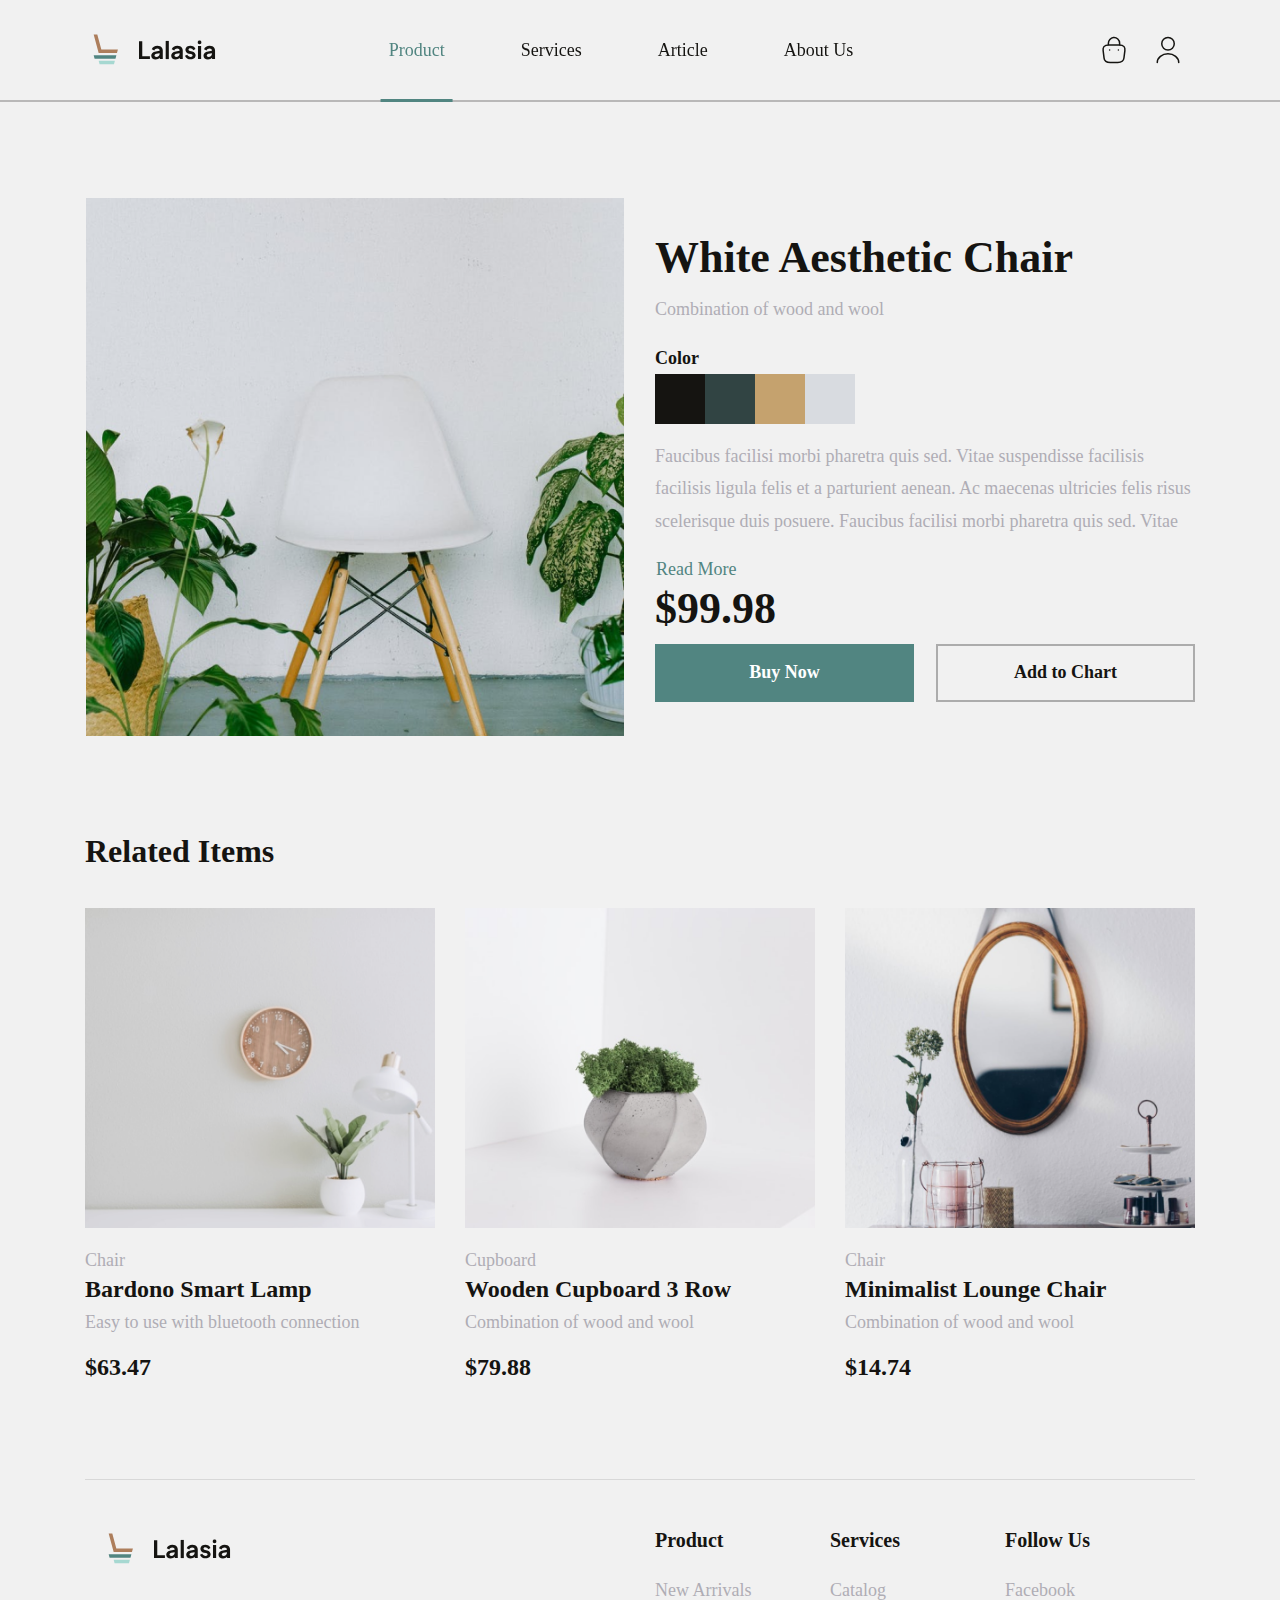
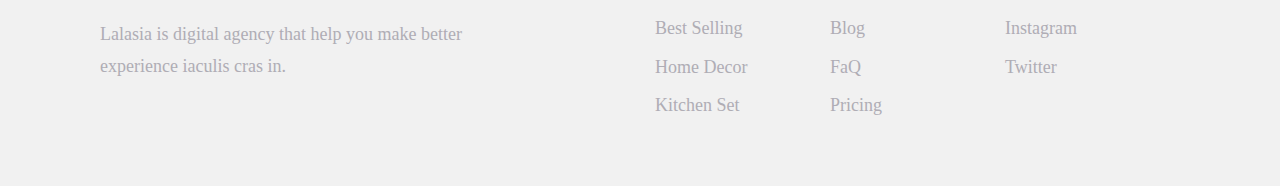
<file: product1.html>
<!doctype html>
<html lang="en">

<head>
    <!-- Required meta tags -->
    <meta charset="utf-8">
    <meta name="viewport" content="width=device-width, initial-scale=1">
    <!-- EudoxusSans Font -->
    <link rel="preconnect" href="https://stijndv.com">
    <link rel="stylesheet" href="https://stijndv.com/fonts/Eudoxus-Sans.css">
    <!-- Bootstrap CSS -->
    <link rel="stylesheet" href="assests/css/vendor/bootstrap.min.css">

    <!-- Style CSS -->
    <link rel="stylesheet" href="assests/css/style.css">

    <title>Product - Chair</title>
</head>

<body>

    <!-- Header Start -->
    <header class="header sticky-top">
        <nav class="navbar navbar-expand-lg navbar-light py-4">
            <div class="container">
                <a class="navbar-brand" href="index.html">
                    <i><img src="assests/img/logo.svg" alt="logo"></i>
                </a>
                <button class="navbar-toggler" type="button" data-bs-toggle="collapse"
                    data-bs-target="#navbarSupportedContent" aria-controls="navbarSupportedContent"
                    aria-expanded="false" aria-label="Toggle navigation">
                    <span class="navbar-toggler-icon"></span>
                </button>
                <div class="collapse navbar-collapse" id="navbarSupportedContent">
                    <ul class="navbar-nav mx-auto mb-2 mb-lg-0 text-center">
                        <li class="nav-item position-relative">
                            <a class="nav-link active" href="products.html">Product</a>
                        </li>
                        <li class="nav-item">
                            <a class="nav-link" href="services.html">Services</a>
                        </li>
                        <li class="nav-item">
                            <a class="nav-link" href="article.html">Article</a>
                        </li>
                        <li class="nav-item">
                            <a class="nav-link" href="about.html">About Us</a>
                        </li>
                    </ul>
                    <div class="d-flex">
                        <button class="btn border-0 bg-transparent me-2"><img class="img-svg"
                                src="assests/img/icon/buy.svg" alt="buy"></button>
                        <button class="btn border-0 bg-transparent"><img src="assests/img/icon/user.svg"
                                alt="user"></button>
                    </div>
                </div>
            </div>
        </nav>
    </header>
    <!-- Header End -->

    <!--Product1 Banner Start -->
    <section id="product1" class="my-5 py-5">
        <div class="container">
            <div class="row justify-content-between">
                <div class="col-md-6 produc1-img  px-md-3">
                    <img class="img-fluid" src="assests/img/Rectangle600x600.png" alt="White Aesthetic Chair">
                </div>
                <div class="col-md-6 product1-about d-flex align-items-center">
                    <div>
                        <h2>White Aesthetic Chair</h2>
                        <p>Combination of wood and wool</p>
                        <span class="color-span">Color</span>
                        <div class="color-group d-flex">
                            <button type="button" class="btn bg-151411"></button>
                            <button type="button" class="btn bg-314443"></button>
                            <button type="button" class="btn bg-C5A26E"></button>
                            <button type="button" class="btn bg-D8DBE0"></button>
                        </div>
                        <p class="readmore-text mt-3">
                            Faucibus facilisi morbi pharetra quis sed. Vitae suspendisse facilisis facilisis ligula
                            felis et
                            a parturient aenean. Ac maecenas ultricies felis risus scelerisque duis posuere. Faucibus
                            facilisi morbi pharetra quis sed. Vitae suspendisse facilisis facilisis ligula felis et
                            a parturient aenean.
                        </p>
                        <div>
                            <div class="readmore btn d-inline p-0">Read More</div>
                        </div>
                        <h3 class="produc1-price">$99.98</h3>
                        <div class="btn-end d-flex justify-content-between">
                            <button class="btn">Buy Now</button>
                            <button class="btn">Add to Chart</button>
                        </div>
                    </div>
                </div>
            </div>

            <div class="products-item mt-5 pt-5">
                <h3>Related Items</h3>
                <div class="row">
                    <div class="col-md-4 col-6">
                        <div class="work">
                            <a href="product1.html">
                               <img class="img-fluid" src="assests/img/Rectangle34.png" alt="">
                            </a>
                            <div class="text pt-3 w-100">
                                <span>Chair</span>
                                <h4 class="praduct_abbreviation"><a href="product1.html">Bardono Smart Lamp</a></h4>
                                <p class="praduct_abbreviation">Easy to use with bluetooth connection</p>
                                <span class="fw-700">$63.47</span>
                            </div>
                        </div>
                    </div>
                    <div class="col-md-4 col-6">
                        <div class="work">
                            <a href="product1.html">
                                <img class="img-fluid" src="assests/img/Rectangle35.png" alt="">
                             </a>
                            <div class="text pt-3 w-100">
                                <span>Cupboard</span>
                                <h4 class="praduct_abbreviation"><a href="#">Wooden Cupboard 3 Row</a></h4>
                                <p class="praduct_abbreviation">Combination of wood and wool</p>
                                <span class="fw-700">$79.88</span>
                            </div>
                        </div>
                    </div>
                    <div class="col-md-4 col-6">
                        <div class="work">
                            <a href="product1.html">
                                <img class="img-fluid" src="assests/img/Rectangle36.png" alt="">
                             </a>
                            <div class="text pt-3 w-100">
                                <span>Chair</span>
                                <h4 class="praduct_abbreviation"><a href="#">Minimalist Lounge Chair</a></h4>
                                <p class="praduct_abbreviation">Combination of wood and wool</p>
                                <span class="fw-700">$14.74</span>
                            </div>
                        </div>
                    </div>

                </div>
            </div>

        </div>
    </section>
    <!-- Product1 Banner End -->







    <!-- Footer  Start-->
    <footer>
        <div class="container">
            <hr>
            <div class="container my-5">
                <div class="row gy-4">
                    <div class="col-lg-6 justify-content-center">
                        <div class="w-75">
                            <a href="index.html"><img src="assests/img/logo.svg" alt="logo"></a>
                            <p class="mt-5">Lalasia is digital agency that help you make better experience iaculis cras
                                in.</p>
                        </div>
                    </div>
                    <div class="row col-lg-6 justify-content-between">
                        <div class="col-4">
                            <h5>Product</h5>
                            <ul style="width: 110px;" class="list-unstyled mt-3 mb-0">
                                <li><a href="#">New Arrivals</a></li>
                                <li><a href="#">Best Selling</a></li>
                                <li><a href="#">Home Decor</a></li>
                                <li><a href="#">Kitchen Set</a></li>
                            </ul>
                        </div>
                        <div class="col-4">
                            <h5>Services</h5>
                            <ul class="list-unstyled mt-3">
                                <li><a href="#">Catalog</a></li>
                                <li><a href="#">Blog</a></li>
                                <li><a href="#">FaQ</a></li>
                                <li><a href="#">Pricing</a></li>
                            </ul>
                        </div>
                        <div class="col-4">
                            <h5>Follow Us</h5>
                            <ul class="list-unstyled mt-3">
                                <li><a href="#">Facebook</a></li>
                                <li><a href="#">Instagram</a></li>
                                <li><a href="#">Twitter</a></li>
                            </ul>
                        </div>
                    </div>
                </div>
            </div>
        </div>
    </footer>
    <!-- Footer End -->



    <!-- Bootstrap JS -->
    <script src="assests/js/vendor/bootstrap.bundle.min.js"></script>
    <script src="assests/js/vendor/jquery.min.js"></script>
    <script src="assests/js/vendor/popper.js"></script>




    <script src="https://code.jquery.com/jquery-3.2.1.slim.min.js"
        integrity="sha384-KJ3o2DKtIkvYIK3UENzmM7KCkRr/rE9/Qpg6aAZGJwFDMVNA/GpGFF93hXpG5KkN"
        crossorigin="anonymous"></script>
    <script src="https://cdn.jsdelivr.net/npm/popper.js@1.12.9/dist/umd/popper.min.js"
        integrity="sha384-ApNbgh9B+Y1QKtv3Rn7W3mgPxhU9K/ScQsAP7hUibX39j7fakFPskvXusvfa0b4Q"
        crossorigin="anonymous"></script>
    <script src="https://cdn.jsdelivr.net/npm/bootstrap@4.0.0/dist/js/bootstrap.min.js"
        integrity="sha384-JZR6Spejh4U02d8jOt6vLEHfe/JQGiRRSQQxSfFWpi1MquVdAyjUar5+76PVCmYl"
        crossorigin="anonymous"></script>
</body>

</html>
</file>
<file: assests/css/style.css>
body {
    font-family: 'Eudoxus Sans';
    background-color: #F1F1F1 !important;
    color: #151411;
}

a {
    text-decoration: none !important;
}

h1,
h2,
h3,
h4,
h5,
h6 {
    font-weight: 700 !important;
}

h1 {
    font-size: 64px !important;
}

h2 {
    font-size: 44px;
}

h3 {
    font-size: 26px;
}

h4 {
    font-size: 24px;
}

h5 {
    font-size: 20px;
}


p,
span {
    color: #AFADB5;
    font-size: 18px;
    font-weight: 500;
    line-height: 32.4px;
}

.fs-14 {
    font-size: 14px;
}

.fs-44 {
    font-size: 44px;
}

.fw-700 {
    font-weight: 700;
}

.bg-518581 {
    background-color: #518581;
}

.bg-15141199 {
    background-color: #15141199;
    border-radius: 50%;
}

.c-151411 {
    color: #151411 !important;
}

.bg-151411 {
    background-color: #151411;
}

.bg-314443 {
    background-color: #314443;
}

.bg-C5A26E {
    background-color: #C5A26E;
}

.bg-D8DBE0 {
    background-color: #D8DBE0;
}

@media screen and (max-width: 768px) {
    h1 {
        font-size: 26px !important;
    }

    h2 {
        font-size: 24px !important;
    }

    h3 {
        font-size: 14px !important;
    }
}

/**************** Header Start ****************/
header {
    background-color: #F1F1F1;
    border-bottom: 2px solid #b9b8b8 !important;
}

header ul {
    column-gap: 60px;
    transform: translateX(-8%);
}

header ul li a {
    position: relative;
    color: #151411 !important;
    font-style: normal !important;
    font-weight: 500 !important;
    font-size: 18px !important;
    line-height: 180% !important;
}

header ul li a::after {
    content: "";
    position: absolute;
    background-color: #518581;
    width: 0;
    height: 3px;
    left: 0;
    bottom: -28px;
    transition: 0.6s;
}

header ul li a:hover {
    color: #518581 !important;
}

header ul li a:hover::after {
    width: 100%;
    transition: 0.6s;
}

.active,
.active::after {
    width: 100%;
    color: #518581 !important;
}

@media screen and (max-width: 991px) {
    .active::after {
        width: 0;
        transition: 0s;
    }
}

/**************** Header End ****************/

/*********************** Main Start ***********************/
/**************** Banner Start ****************/
.banner h1 {
    line-height: 83px;
}

.banner p {
    font-weight: 500;
    line-height: 32.4px;
}

.banner .bow-arrow-icon {
    background: url("/assests/img/icon/bow-arrow-icon.svg") no-repeat;
    background-size: contain;
    height: 132.61px;
    width: 141.26px;
    left: 74.59px;
    top: 220.62px;
    transform: translateX(-150px);

}


/* Banner Search Input Css start*/
.search {
    position: relative;
    box-shadow: 0 0 40px rgba(51, 51, 51, .1);
    line-height: 84px;
    transform: translateY(50%);
    background-color: white;

}

.search input {
    height: 84px;
    text-indent: 25px;
    border: 2px solid #d6d4d4;
    font-size: 18px;
    font-weight: 500;
    color: #AFADB5;
    outline: none;
    border: none;
    box-shadow: 0px 4px 80px rgba(175, 173, 181, 0.2);

}

.search input:focus {

    box-shadow: none;
    outline: none;
    border: none;
}

.search .fa-search {

    position: absolute;
    top: 20px;
    left: 16px;

}

.search button {
    position: absolute;
    top: 14px;
    right: 10px;
    height: 54px;
    width: 170px;
    background: #518581;
    color: #FFFFFF;
    outline: none;
    border: none;
    font-size: 18px;
    line-height: 23px;
}

.search button:hover {
    color: #fff;
    background-color: #518581;
    opacity: 0.8 !important;
}

/* Banner Search Input Css end */

.yellow-text {
    color: #FFB23F;
    font-size: 18px;
    line-height: 23px;
}

.banner .benefits .benefits-box {
    box-shadow: 0px 4px 100px rgba(175, 173, 181, 0.1);
    background-color: #fff;
    min-height: 285px !important;
}

.banner .benefits h2 {
    line-height: 57px;
}

.banner .benefits .benefits-box-shadow h3 {
    line-height: 130%;
}

.benefits-icon1 {
    background: url("/assests/img/icon/benefits-icon1.svg") no-repeat;
}

.benefits-icon2 {
    background: url("/assests/img/icon/benefits-icon2.svg") no-repeat;
}

.benefits-icon3 {
    background: url("/assests/img/icon/benefits-icon3.svg") no-repeat;
}

/**************** Banner End ****************/


/**************** Popular-Product Start ****************/
/* Swiper Carousel start*/
.popular-product .swiper {
    width: 100% !important;
    height: auto !important;
}

.popular-product .swiper-slide {
    width: 394px !important;
    background: #fff;
    transform: translateX(-10%);
    /* Center slide text vertically */
    /* display: -webkit-box;
    display: -ms-flexbox;
    display: -webkit-flex;
    display: flex; */
    -webkit-box-pack: center;
    -ms-flex-pack: center;
    -webkit-justify-content: center;
    justify-content: center;

}

.popular-product .swiper-slide img {
    display: block;
    width: 100%;
    height: 360px;
    object-fit: cover;
}

.popular-product .swiper-slide figure a {
    color: #151411 !important;
}

.popular-product .swiper-slide figure span:nth-child(4) {
    color: #151411 !important;
    font-size: 24px !important;
}

.swiper-button-prev:after,
.swiper-button-next:after {
    content: none !important;
}

.popular-product .swiper-button-prev,
.swiper-button-next {
    background-color: rgba(21, 20, 17, 0.6) !important;
    backdrop-filter: blur(7.5px) !important;
    background-position: center center !important;
    padding: 30px !important;
    border-radius: 50% !important;
    position: absolute !important;
    transition: 0.5s;
}

.popular-product .swiper-button-prev {
    background: url("/assests/img/icon/slider-left-icon.svg") no-repeat;
    left: 60px;
}

.popular-product .swiper-button-next {
    background: url("/assests/img/icon/slider-right-icon.svg") no-repeat;
    right: 60px;
}

.popular-product .swiper-button-prev:hover,
.swiper-button-next:hover {
    opacity: 0.8 !important;
}

@media screen and (max-width: 600px) {
    .popular-product .swiper-slide {
        width: 60% !important;
        transform: translateX(30%);
    }

    .popular-product .swiper-slide img {
        height: 170px !important;
        object-fit: cover;
    }

    .popular-product .swiper-slide figure span:nth-child(4) {
        font-size: 16px !important;
    }

    .popular-product .swiper-button-prev,
    .swiper-button-next {
        display: none;
    }
}

.project-data span {
    color: #151411;
    font-size: 44px;
}

/* Carousel end*/

.btn-learn-more {
    display: inline-block;
    color: #fff !important;
    background-color: #518581;
    padding: 15px 35px !important;
    font-size: 18px;
    border: none;
}

.btn-learn-more:hover {
    background-color: #518581 !important;
    opacity: 0.8 !important;
}

.Our_Product a {
    padding: 15px 35px !important;
    color: #fff !important;
    background-color: #518581;
    font-size: 18px;
    border: none;
}

@media screen and (max-width: 568px) {
    .Our_Product a {
        width: 100%;
    }

}

.Our_Product a:hover {
    background-color: #518581 !important;
    opacity: 0.8 !important;
}

.Our_Product img {
    object-fit: cover;
}

.Our_Product .our-left-img img {
    height: 260px;
}

.Our_Product .our-left-right img {
    height: 510px !important;
}

.Our_Product .project-data span {
    font-size: 44px !important;
}

@media screen and (max-width: 768px) {
    .Our_Product .project-data span {
        font-size: 22px !important;
    }
}



/**************** Popular-Product End ****************/


/**************** Testimonials Start ****************/

.testimonials .swiper {
    width: 100%;
    height: 100%;
    cursor: pointer;
}

.testimonials .swiper-slide {
    width: 545px !important;
    font-size: 18px;
    background: #fff;
    transform: translateX(-25%);
}

@media screen and (max-width: 598px) {
    .testimonials .swiper-slide {
        width: 327px !important;
        transform: translateX(7%);
    }
}

.testimonials .swiper-slide img {
    display: block;
    width: 100%;
    height: 100%;
    object-fit: cover;
}

.icon-quote-up {
    background: url("/assests/img/icon/quote-up.svg");
    width: 40px;
    height: 40px;
}

.testimonials .bottom-img img {
    width: 50px !important;
    height: 50px !important;
}

.icon-star {
    background: url("/assests/img/icon/star.svg") no-repeat;
    background-size: cover;
    width: 24px;
    height: 24px;
}

/**************** Testimonials End ****************/



/**************** Articles Start ****************/
.Articles .swiper {
    width: 90%;
    height: 565px;
    justify-content: start !important;
    overflow-y: hidden;
    overflow-wrap: normal;
}

.Articles .swiper-slide {
    position: relative;
}

.Articles .swiper-slide img {
    display: block;
    width: 100% !important;
    height: 100%;
    object-fit: cover;
}

.Articles .art-swp-positon a:hover {
    opacity: 0.8 !important;
}

.Articles .art-swp-positon {
    left: 26px;
    bottom: 26px;
}

.Articles .art-swp-positon p:nth-child(1) {
    font-size: 18px !important;
    font-weight: 500 !important;
}

.Articles .art-swp-positon p:nth-child(3) {
    font-size: 18px !important;
    font-weight: 500 !important;
}

.Articles .art-swp-positon h5 {
    font-size: 26px;
    line-height: 130%;
    letter-spacing: 0.01em;
}

@media screen and (max-width: 576px) {
    .Articles .swiper {
        width: 95%;
        height: 327px;
    }

    .Articles .art-swp-positon {
        left: 14px;
        bottom: 26px;
    }

    .Articles .art-swp-positon h5 {
        font-size: 16px !important;
    }

    .Articles .art-swp-positon p:nth-child(1) {
        font-size: 12px !important;
    }

    .Articles .art-swp-positon p:nth-child(3) {
        font-size: 14px !important;
    }

    .Articles .art-swp-positon a {
        font-size: 12px !important;
    }
}

.Articles .col-6 {
    align-items: center !important;
}

.Articles a {
    color: #151411;
    border: none;
}

.Articles i span {
    font-size: 14px;
    font-style: normal;
    padding-left: 10px;
}

.Articles .art-button {
    position: absolute !important;
    width: 120px !important;
    right: -10px !important;
    bottom: 10px !important;

}

.Articles .swiper-button-next {
    display: inline-block !important;
    background: url("/assests/img/icon/arrow-right.svg") no-repeat !important;
    background-color: #518581 !important;
    border-radius: 0px !important;
    padding: 25px !important;
    background-position: center center !important;
}

.Articles .swiper-button-prev {
    background: url("/assests/img/icon/arrow-left.svg") no-repeat !important;
    background-color: #fff !important;
    border-radius: 0px !important;
    padding: 25px !important;
    background-position: center center !important;
}

.abbreviation {
    line-height: 25px;
    display: -webkit-box;
    -webkit-line-clamp: 2;
    -webkit-box-orient: vertical;
    overflow: hidden;
}

@media screen and (max-width: 1200px) {
    .abbreviation {
        width: 200px !important;
        height: 60px !important;
        overflow: hidden;
        text-overflow: ellipsis;
    }
}

/**************** Articles End ****************/



/**************** Footer Start ****************/

footer li {
    padding-top: 6px;
}

footer a {
    font-style: normal;
    color: #AFADB5 !important;
    font-weight: 500;
    font-size: 18px;
    line-height: 180%;
    transition: 0.3s;
}

footer a:hover {
    color: #518581 !important;
    transition: 0.3s;
}

/**************** Footer End ****************/

/************************************************************** Finish  **************************************************************/

@media screen and (max-width: 768px) {
    h1 {
        font-size: 26px !important;
        line-height: 130% !important;
    }

    h2 {
        font-size: 24px !important;
        line-height: 130% !important;
    }

    h3 {
        font-size: 16px !important;
        line-height: 130% !important;
    }

    a {
        font-size: 16px !important;
        line-height: 145% !important;
    }

    p {
        font-size: 14px !important;
        line-height: 180% !important;
    }

    span {
        font-size: 14px !important;
        line-height: 130% !important;
    }

}

/* Header @media */
@media screen and (max-width: 768px) {
    header ul {
        transform: translate(0);
    }

    header ul li a::after {
        height: 0px;
    }

    /* Banner @media */

    .banner h1 i img {
        width: 24px !important;
        height: 24px !important;
    }

    .search {
        transform: translateY(-160%);
    }

    .banner .search input {
        font-size: 14px !important;
        height: 54px;
        line-height: 54px;
    }

    .banner .search img {
        width: 19px;
        height: 19px;
        margin-top: -30px;
    }

    .banner .search button {
        background-color: #518581 !important;
        top: 8px;
        font-size: 14px !important;
        width: 100px;
        height: 38px;
    }

    /* FOOTER */
    footer h5 {
        font-size: 16px !important;
    }

    footer ul li a {
        font-size: 14px !important;
    }

}

@media screen and (max-width: 379px) {
    .banner .bow-arrow-icon {
        width: 45.32px !important;
        left: 42.95%;
        right: 13.34%;
        top: 9.35%;
        bottom: -34.6%;
    }
}


/*********************----- Products CSS Start -----*********************/



/******************** Product Banner Start ********************/




/******************** Product Banner End ********************/





/******************** Products List Start ********************/
#products-list .search {
    transform: translateY(0);
}

#products-list .search input {
    height: 84px;
}

#products-list .btn-filter button {
    color: red !important;
    width: 190px;
    height: 84px;
}

#products-list .top-products-txt .align-items-center span {
    color: #518581 !important;
    background-color: #F9F9F9;
    font-weight: 700;
    border-radius: 20px;
    font-size: 16px !important;
    line-height: 20.8px;
}

#products-list .top-products-txt button {
    font-size: 18px;
    font-weight: 500;
    line-height: 32.4px;
    border: 1.5px solid #F9F9F9;
    width: 139px;
    height: 50px;
}

#myDIV .row .col-md-4 {
    margin: 15px 0px;
}

#products-list .btn-toolbar .btn-group button {
    width: 38px !important;
    height: 42px !important;
    border: none;
}

#products-list .btn-toolbar .btn-group img {
    width: 32px;
    height: 32px;
}

#products-list .btn-toolbar .btn-group button:hover {
    background-color: #518581;
    color: white;
}

#products-list .btn-toolbar .btn-group button:nth-child(1):hover,
#products-list .btn-toolbar .btn-group button:nth-child(7):hover {
    background-color: transparent;
}

#products-list .btn-toolbar .btn-group button:nth-child(2) {
    background-color: #518581;
    color: white;
}

@media screen and (max-width: 768px) {
    #products-list .search {
        margin: 0px 24px;
    }

    #products-list .search input {
        font-size: 14px !important;
        height: 54px;
    }

    #products-list .search i img {
        margin-top: -30px;
        width: 24px;
        height: 24px;
    }

    #products-list .search button {
        font-size: 14px !important;
        width: 100px;
        height: 38px;
        margin-top: -6px;
    }
}

#myDIV .row .col-lg-4 .work img {
    height: 360px !important;
}

#myDIV .row .col-lg-4 .text span:nth-child(1) {
    font-size: 18px !important;
}

#myDIV .row .col-lg-4 .text span:nth-child(4) {
    color: #151411 !important;
    font-size: 24px;
    font-weight: 700;
}

#myDIV .row .col-lg-4 .text h4 a {
    color: #151411 !important;
    font-size: 26px !important;
}

#myDIV .row .col-lg-4 .text p {
    font-size: 18px !important;
}

#myDIV .row {
    row-gap: 30px;
}

@media screen and (max-width: 768px) {
    #myDIV .row .col-lg-4 .work img {
        height: 230px !important;
    }

    #myDIV .row .col-lg-4 .text span:nth-child(1) {
        font-size: 12px !important;
    }

    #myDIV .row .col-lg-4 .text h4 a {
        font-size: 14px !important;
    }

    #myDIV .row .col-lg-4 .text p {
        font-size: 12px !important;
    }
}

@media screen and (max-width: 540px) {
    #myDIV .row .col-lg-4 .work img {
        width: 100%;
        height: 130px !important;
        background-size: contain !important;
    }
}

.praduct_abbreviation {
    line-height: 25px;
    display: -webkit-box;
    -webkit-line-clamp: 1;
    -webkit-box-orient: vertical;
    overflow: hidden;
}


/******************** Products List End ********************/

/*********************----- Products CSS End -----*********************/


/*********************----- Product1 CSS START -----*********************/

/* Product1 Banner Start */
#product1 .product1-about span {
    color: #151411 !important;
    font-weight: 700;
}

#product1 .product1-about .color-group button {
    width: 50px;
    height: 50px;
    border: none !important;
    border-radius: 0px;
}

#product1 .product1-about .color-group button:hover {
    border: 3px solid #518581 !important;
}

#product1 .product1-about .readmore-text {
    height: 100px;
    overflow: hidden;
}

#product1 .product1-about .readmore {
    color: #518581;
    font-size: 18px;
    font-weight: 500;
    cursor: pointer;
}

#product1 .product1-about h3.produc1-price {
    font-size: 44px;
}

#product1 .product1-about .btn-end button {
    width: 48%;
    height: 58px;
    border: none;
    font-size: 18px;
    font-weight: 700;
    border-radius: 0px;
}

#product1 .product1-about .btn-end button:hover {
    opacity: 0.8;
}

#product1 .product1-about .btn-end button:nth-child(1) {
    background-color: #518581;
    color: #fff;
}

#product1 .product1-about .btn-end button:nth-child(2) {
    background-color: transparent !important;
    border: 2px solid #acacac;
    color: #151411;
}

#product1 .products-item h3 {
    font-size: 32px !important;
    padding-bottom: 30px;
}



@media screen and (max-width: 576px) {
    #product1 .product1-about h2 {
        margin-top: 30px;
    }

    #product1 .product1-about .color-span {
        font-size: 14px;
    }

    #product1 .product1-about .color-group button {
        width: 30px;
        height: 30px;
    }

    #product1 .product1-about p {
        margin-top: 20px;
    }

    #product1 .product1-about .btn-end {
        flex-direction: column;
        width: 100% !important;
    }

    #product1 .product1-about .btn-end button {
        width: 100%;
        margin: 5px 0px;
    }

    .work .text h4 a {
        color: #151411 !important;
    }

    .work .text span:nth-child(4) {
        color: #151411;
        font-size: 24px;
        font-weight: 700;
    }

    .work:hover .img .icon {
        opacity: 1;
    }

    @media screen and (max-width: 768px) {
        #product1 .product1-about .produc1-price {
            font-size: 24px !important;
            padding: 16px 0px;
        }

        #product1 .products-item .img {
            height: 130px !important;
        }

        #product1 .products-item .work {
            margin: 10px 0px;
        }
    }
}
#product1 .products-item .work .text h4 a{
    color: #151411 !important;
    font-size: 24px;
}
#product1 .products-item .work .text span:nth-child(4){
    color: #151411 !important;
    font-size: 24px;
}

/* Product1 Banner End */

/*********************----- Product1 CSS END -----*********************/

/*********************----- Services CSS Start -----*********************/
#services .services-text-numbers span {
    font-size: 64px;
    color: #518581;
}

@media screen and (max-width: 576px) {
    #services .services-text-numbers span {
        font-size: 32px !important;
    }
}

#services .row {
    row-gap: 30px;
}

#services .row h2 {
    font-size: 64px;
    color: #518581;
}

@media screen and (max-width: 576px) {
    #services .row {
        row-gap: 20px;
    }

    #services .row h2 {
        font-size: 32px !important;
    }

    #services .row h3 {
        font-size: 14px !important;
    }

    #services .row p {
        font-size: 12px !important;
    }
}

/* Services End */



/* Services Portfolio Start */
#services-portfolio .w-Portofolio-link {
    color: #518581;
    font-weight: 700;
}
#services-portfolio .portfolio-img img{
    height: 300px !important;
}
#services-portfolio .portfolio-img-text {
    left: 30px;
    bottom: 30px;
}

#services-portfolio .portfolio-img-text h4 {
    color: #FFFFFF;
    font-size: 26px;
    line-height: 130%;
}

#services-portfolio .portfolio-img-text a {
    color: #fff;
}

#services-portfolio .col-lg-6:nth-child(1) img {
    max-height: 632px !important;
}

#services-portfolio .col-lg-6:nth-child(2) img {
    width: 100% !important;
    max-height: 301px !important;
}

#services-portfolio .row {
    row-gap: 20px;
}


@media screen and (max-width: 992px) {

    #services-portfolio .col-lg-6:nth-child(1) img,
    #services-portfolio .col-lg-6:nth-child(2) img {
        height: 409px !important;
    }
}

@media screen and (max-width: 576px) {
    #services-portfolio .w-Portofolio-link {
        font-size: 14px !important;
    }

    #services-portfolio .portfolio-img-text h4 {
        font-size: 14px !important;
    }

    #services-portfolio .portfolio-img-text p {
        font-size: 12px !important;
    }

    #services-portfolio .portfolio-img-text a:nth-child(3) {
        font-size: 12px !important;
    }
}

/* Services Portfolio Start */

/*********************----- Services CSS END -----*********************/


/*********************----- Article CSS START -----*********************/

/* Article Slader Start */
#article ol li {
    width: 10px;
    height: 10px;
    border-radius: 50%;

}

#article .carousel-card {
    transform: translateY(-50%);
    width: 90%;
}

#article .carousel-control-prev,
#article .carousel-control-next {
    transform: translateY(-20%);
    margin: 0px -37px;
}

#article .carousel-card .card-text {
    width: 85%;
}

.card-text span:nth-child(1) {
    color: #AFADB5 !important;
}

.card-text h3 {
    color: #151411;
    font-size: 26px !important;
    letter-spacing: 0.01em;
}

.card-text i img {
    width: 28px;
    height: 28px;
}

.card-text a h5 {
    color: #151411;
    font-weight: 700;
    font-size: 14px;
}

.card-text span:nth-child(3) {
    color: #AFADB5 !important;
    font-size: 14px !important;
    font-weight: 500;
}

#article ol {
    background-color: red;
    height: 10px;

}

.benefit {
    display: block !important;

    height: 80px !important;
}

.w-15 {
    width: 15%;
}

.w-75 {
    width: 85%;
}

.icon-phone {
    background: url("/assests/img/icon/phone-about.png") no-repeat;

}

.icon-message {
    background: url("/assests/img/icon/message-about.png") no-repeat;

}

.icon-award {
    background: url("/assests/img/icon/overall-about.png") no-repeat;

}

@media screen and (max-width: 768px) {
    #article .carousel-card .card-text {
        width: 99%;
    }

    .card-text span:nth-child(1) {
        font-size: 10px !important;
    }

    .card-text h3 {
        font-size: 14px !important;
    }

    .card-text i img {
        width: 20px;
        height: 20px;
    }

    .card-text a h5 {
        font-size: 12px;
    }

    .card-text span:nth-child(3) {
        font-size: 12px !important;
    }
}

/* Article Slader End */




/* Article Daily News Start */
#Daily-News .row {
    row-gap: 18px;
}

/* Article Daily News Start */



/* Article Trending Topics Start */
/* Filter Start */
#Trending-Topics .filterDiv {
    display: none;
}

#Trending-Topics .show {
    display: block;
}

#Trending-Topics .container {
    margin-top: 20px;
    overflow: hidden;
}

#myBtnContainer .btn {
    color: #AFADB5;
    border-radius: 0px;
    padding: 12px 16px;
    background-color: #F1F1F1;
    cursor: pointer;
    font-weight: 700;
    margin-right: 15px !important;
    border: none !important;
    outline: none !important;
}

#myBtnContainer .btn:hover {
    color: #151411 !important;
    background-color: #F9F9F9;
}

#myBtnContainer .btn-outline-none:focus {
    background-color: #F9F9F9;
    box-shadow: none !important;
}

.filterDiv .w-25 {
    width: 210px !important;
    height: 210px !important;
}

.filterDiv .w-25 img {
    cursor: pointer;
}

.scrollmenu {
    overflow: auto;
    white-space: nowrap;
}

#Trending-Topics .load-more {
    color: #151411 !important;
    font-size: 18px;
    font-weight: 700;
    padding: 16px 38px;
}

#Trending-Topics .load-more:hover {
    opacity: 0.8;
}

@media screen and (max-width: 768px) {

    .filterDiv .card-text h3,
    .filterDiv .card-text p {
        line-height: 25px;
        display: -webkit-box;
        -webkit-line-clamp: 1;
        -webkit-box-orient: vertical;
        overflow: hidden;
    }
    .filterDiv .card-text p{
        -webkit-line-clamp: 2;
    }
}

/* Filter End */
/* Article Trending Topics End */

/*********************----- Article CSS END -----*********************/

/*********************----- About CSS START -----*********************/

#OurMission .row {
    row-gap: 30px;
}

#OurMission h3 {
    font-size: 44px;
}

#OurMission .OurMission-right img {
    width: 62px;
    height: 62px;
}

#OurTeam a {
    color: #151411;
}

/*********************----- About CSS END -----*********************/


/*********************----- Bedroom CSS START -----*********************/

/* Bedroom Start */
#bedroom h1 {
    font-size: 64px !important;
}

@media screen and (max-width: 768px) {
    #bedroom h1 {
        font-size: 26px !important;
    }

    h3 {
        font-size: 14px !important;
    }
}

/* Bedroom End */


/* Similar Topics Start */
#SimilarTopics .row span {
    color: #AFADB5 !important;
}

#SimilarTopics .row {
    row-gap: 20px;
}

#SimilarTopics .row img {
    max-height: 360px !important;
    cursor: pointer;
}

#SimilarTopics .row h3 {
    color: #151411 !important;
    font-size: 26px;
}

#SimilarTopics .row h5 {
    color: #151411;
    font-size: 14px;
}

#SimilarTopics .row span:last-child {
    font-size: 14px !important;
}

#SimilarTopics .row h3,
#SimilarTopics .row p {
    width: 100%;
    overflow: hidden;
    /* taşanları gizlemek */
    white-space: nowrap;
    /* alt setire heç kecmesin */
    text-overflow: ellipsis;
    /* eğer uzunsa üç noqte qoysun */
}

@media screen and (max-width: 768px) {

    #SimilarTopics .row h3,
    #SimilarTopics .row p {
        overflow: normal;
        white-space: normal;
        text-overflow: normal;
    }

}

/* Similar Topics End */

/*********************----- Bedroom CSS END -----*********************/
</file>
